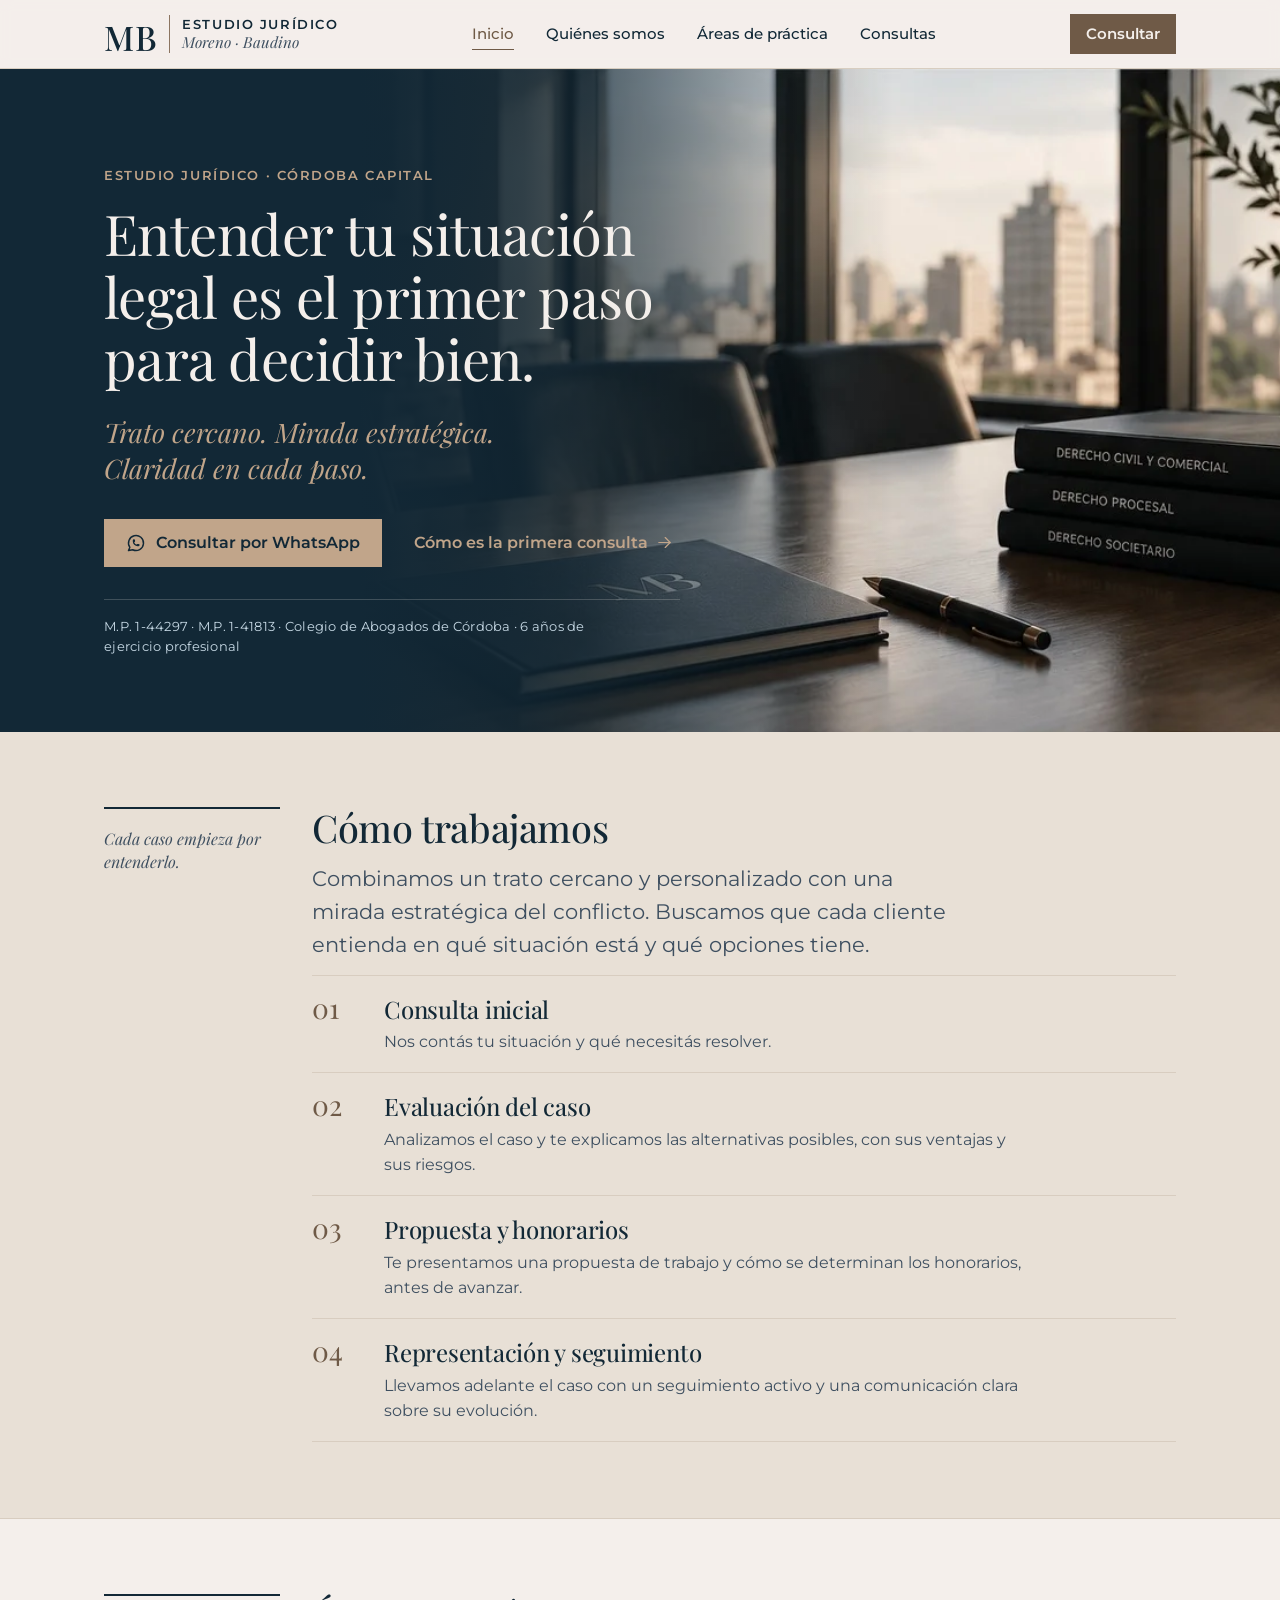
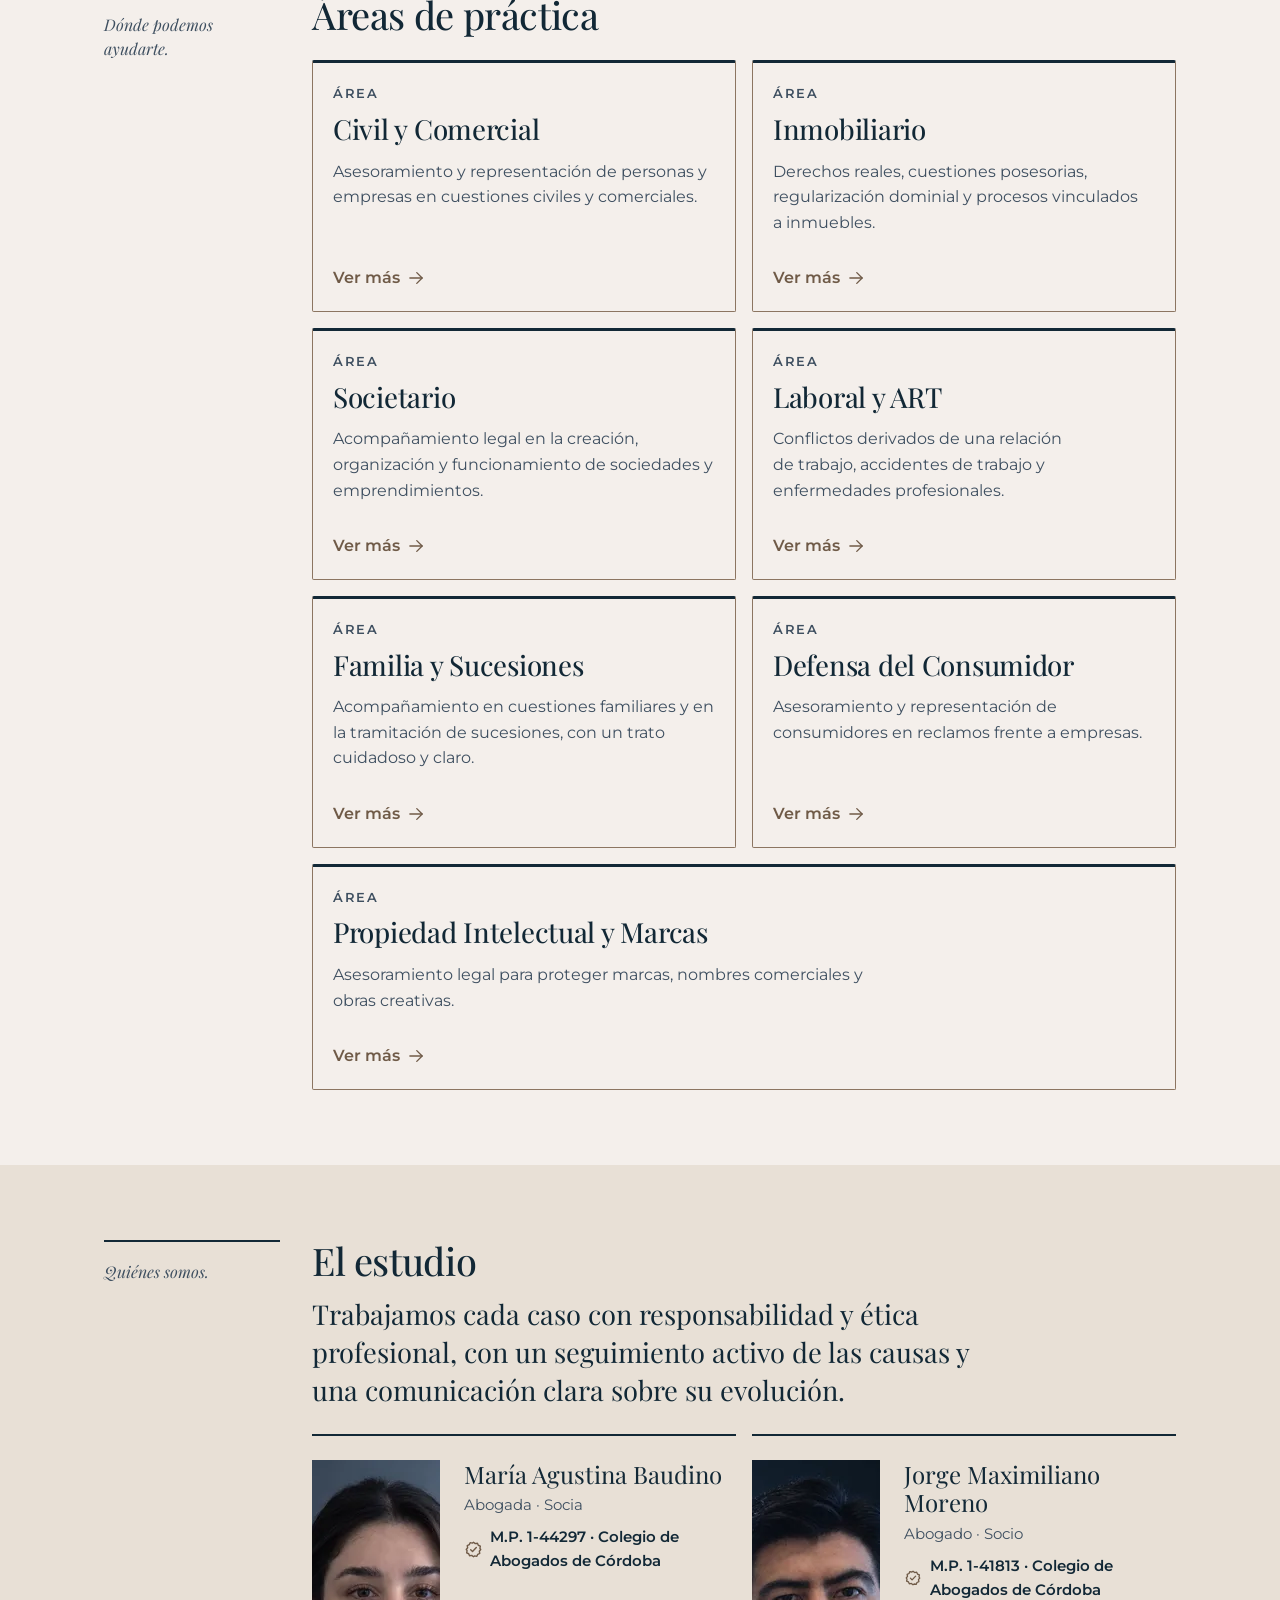
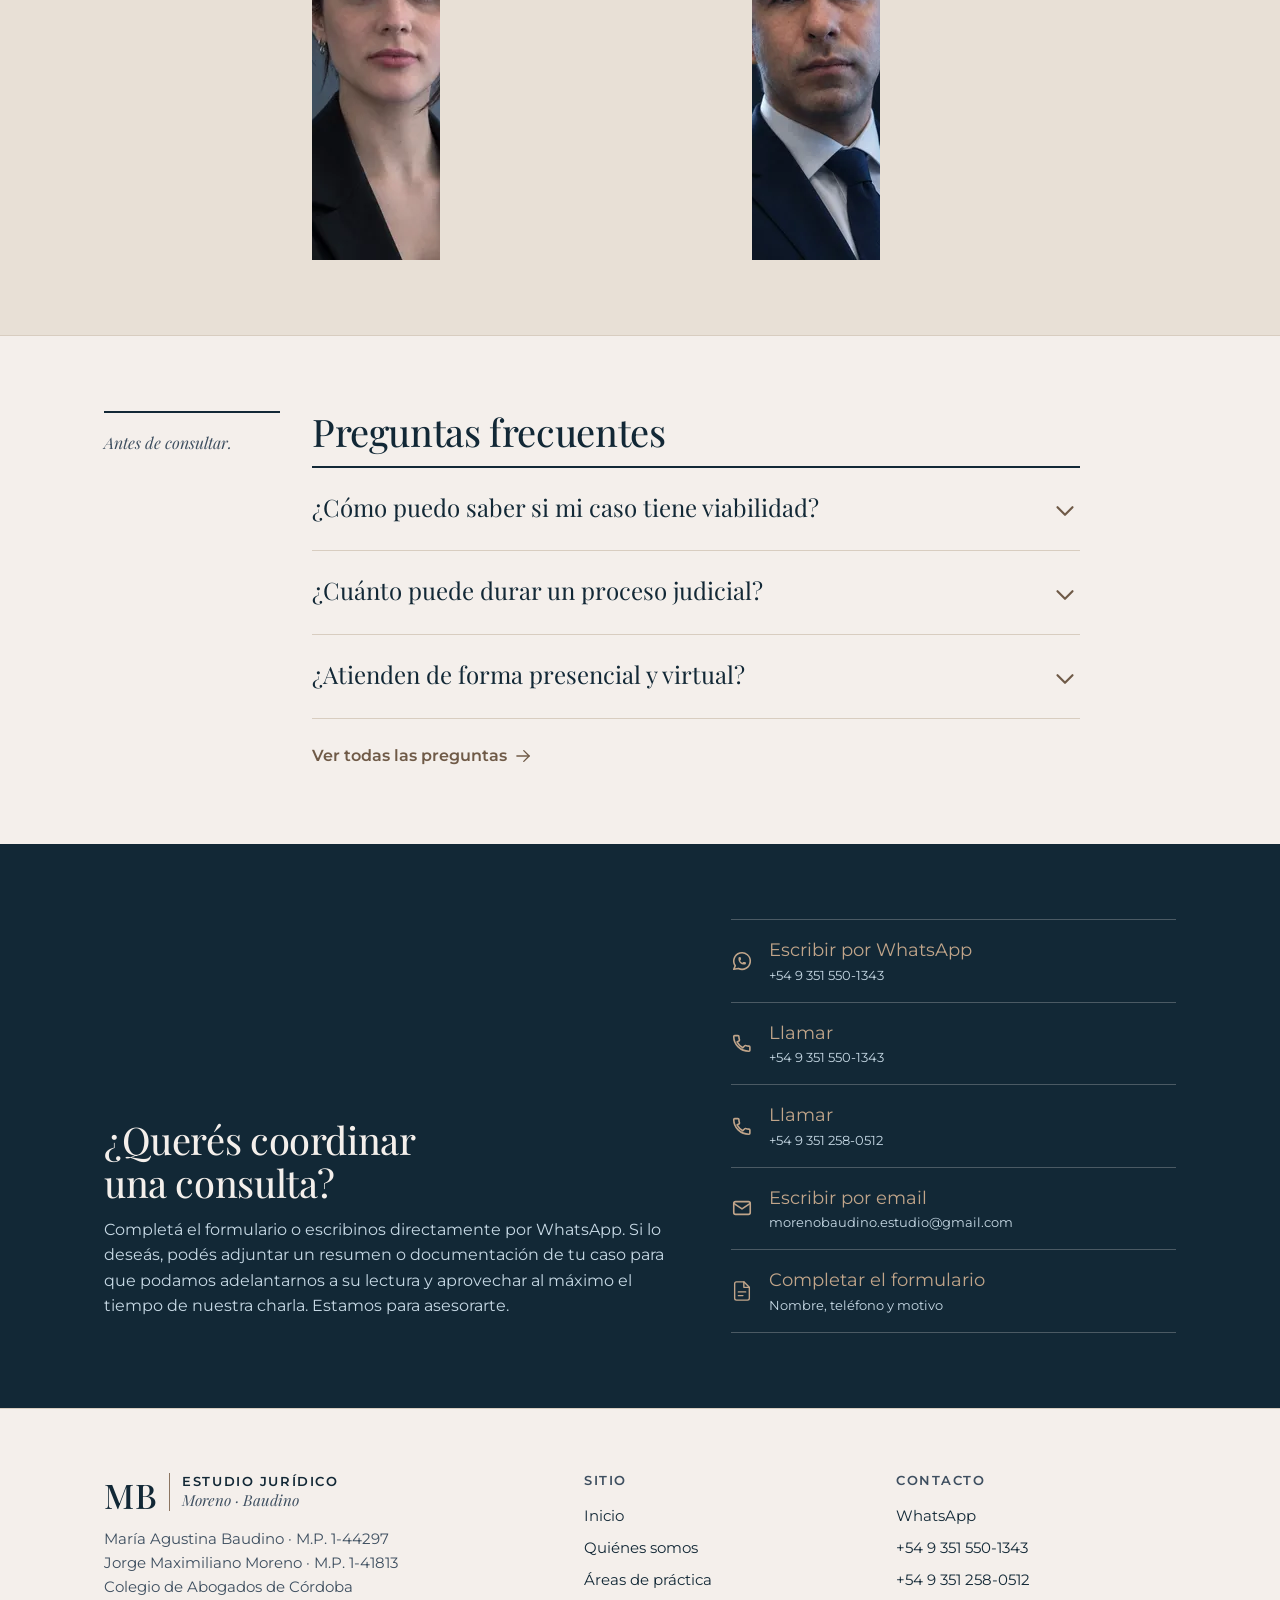
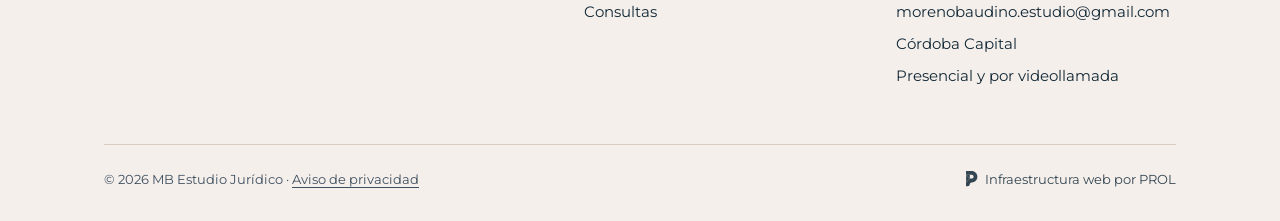
<file: index.html>
<!doctype html>
<html lang="es-AR" class="no-js">
<head>
  <meta charset="utf-8">
  <meta name="viewport" content="width=device-width, initial-scale=1">
  <title>MB Estudio Jurídico | Abogados en Córdoba Capital — Civil, Inmobiliario, Laboral y más</title>
  <meta name="description" content="Estudio jurídico en Córdoba Capital: Civil y Comercial, Inmobiliario, Societario, Laboral y ART, Familia, Consumidor y Marcas. Atención presencial y por videollamada.">
  <meta name="robots" content="index, follow">
  <link rel="canonical" href="https://dominio-pendiente.invalid/">
  <meta name="theme-color" content="#f4efeb">

  <meta property="og:type" content="website">
  <meta property="og:locale" content="es_AR">
  <meta property="og:site_name" content="MB Estudio Jurídico">
  <meta property="og:title" content="MB Estudio Jurídico | Abogados en Córdoba Capital — Civil, Inmobiliario, Laboral y más">
  <meta property="og:description" content="Estudio jurídico en Córdoba Capital: Civil y Comercial, Inmobiliario, Societario, Laboral y ART, Familia, Consumidor y Marcas. Atención presencial y por videollamada.">
  <meta property="og:url" content="https://dominio-pendiente.invalid/">
  <meta property="og:image" content="https://dominio-pendiente.invalid/assets/images/og-image.png">
  <meta property="og:image:width" content="1200">
  <meta property="og:image:height" content="630">
  <meta name="twitter:card" content="summary_large_image">

  <link rel="icon" href="favicon.svg" type="image/svg+xml">
  <link rel="icon" href="favicon.ico" sizes="32x32">
  <link rel="apple-touch-icon" href="assets/images/apple-touch-icon.png">
  <link rel="manifest" href="site.webmanifest">

  <link rel="preload" href="assets/fonts/montserrat-latin-wght-normal.woff2" as="font" type="font/woff2" crossorigin>
  <link rel="preload" href="assets/fonts/playfair-display-latin-wght-normal.woff2" as="font" type="font/woff2" crossorigin>
  <link rel="stylesheet" href="css/styles.css">
  <script>document.documentElement.classList.replace("no-js", "js");</script>
  <script src="js/main.js" defer></script>
  <script type="application/ld+json">
{
  "@context": "https://schema.org",
  "@type": "LegalService",
  "@id": "https://dominio-pendiente.invalid/#estudio",
  "name": "MB Estudio Jurídico",
  "alternateName": "Estudio Jurídico Moreno · Baudino",
  "url": "https://dominio-pendiente.invalid/",
  "telephone": [
    "+5493515501343",
    "+5493512580512"
  ],
  "email": "morenobaudino.estudio@gmail.com",
  "image": "https://dominio-pendiente.invalid/assets/images/og-image.png",
  "areaServed": {
    "@type": "City",
    "name": "Córdoba",
    "containedInPlace": {
      "@type": "State",
      "name": "Córdoba, Argentina"
    }
  },
  "knowsAbout": [
    "Derecho Civil y Comercial",
    "Derecho Inmobiliario",
    "Derechos reales",
    "Cuestiones posesorias",
    "Regularización dominial",
    "Derecho Societario",
    "Derecho Laboral y ART",
    "Derecho de Familia y Sucesiones",
    "Defensa del Consumidor",
    "Propiedad Intelectual y Marcas"
  ],
  "availableLanguage": "es",
  "employee": [
    {
      "@type": "Person",
      "name": "María Agustina Baudino",
      "jobTitle": "Abogada · Socia",
      "description": "M.P. 1-44297 — Colegio de Abogados de Córdoba"
    },
    {
      "@type": "Person",
      "name": "Jorge Maximiliano Moreno",
      "jobTitle": "Abogado · Socio",
      "description": "M.P. 1-41813 — Colegio de Abogados de Córdoba"
    }
  ]
}
  </script>
  <script type="application/ld+json">
{
  "@context": "https://schema.org",
  "@type": "WebSite",
  "name": "MB Estudio Jurídico",
  "url": "https://dominio-pendiente.invalid/",
  "inLanguage": "es-AR",
  "publisher": {
    "@id": "https://dominio-pendiente.invalid/#estudio"
  }
}
  </script>
</head>
<body>
  <a class="skip-link" href="#contenido">Saltar al contenido</a>

  <header class="site-header">
    <div class="container site-header__inner">
      <a class="brand" href="./" aria-label="MB Estudio Jurídico, inicio">
        <span class="brand__mark" aria-hidden="true">MB</span>
        <span class="brand__text" aria-hidden="true">
          <span class="brand__name">Estudio Jurídico</span>
          <span class="brand__sub">Moreno · Baudino</span>
        </span>
      </a>

      <nav class="site-nav" id="site-nav" aria-label="Principal">
        <ul class="site-nav__list">
          <li><a class="site-nav__link" href="./" aria-current="page">Inicio</a></li>
          <li><a class="site-nav__link" href="./#el-estudio">Quiénes somos</a></li>
          <li><a class="site-nav__link" href="areas-de-practica/">Áreas de práctica</a></li>
          <li><a class="site-nav__link" href="consultas/">Consultas</a></li>
        </ul>
      </nav>

      <div class="site-header__actions">
        <a class="btn btn--primary btn--small" href="https://wa.me/5493515501343?text=Hola%2C%20quisiera%20coordinar%20una%20consulta." target="_blank" rel="noopener">Consultar</a>
        <button class="nav-toggle" type="button" aria-expanded="false" aria-controls="site-nav">
          <span class="visually-hidden">Abrir menú</span>
          <span class="icon icon--menu ico ico-menu" aria-hidden="true"></span>
          <span class="icon icon--close ico ico-close" aria-hidden="true"></span>
        </button>
      </div>
    </div>
  </header>

  <main id="contenido">
    <section class="hero" aria-labelledby="hero-title">
      <div class="container hero__grid">
        <div>
          <p class="eyebrow">Estudio jurídico · Córdoba Capital</p>
          <h1 id="hero-title">Entender tu situación legal es el primer paso para decidir bien.</h1>
          <p class="hero__tagline">Trato cercano. Mirada estratégica. Claridad en cada paso.</p>
          <div class="hero__actions">
            <a class="btn btn--primary" href="https://wa.me/5493515501343?text=Hola%2C%20quisiera%20coordinar%20una%20consulta." target="_blank" rel="noopener"><span class="icon ico ico-whatsapp" aria-hidden="true"></span>Consultar por WhatsApp</a>
            <a class="link-arrow" href="consultas/">Cómo es la primera consulta<span class="icon ico ico-arrow-right" aria-hidden="true"></span></a>
          </div>
          <p class="hero__facts">M.P. 1-44297 · M.P. 1-41813 · Colegio de Abogados de Córdoba · 6 años de ejercicio profesional</p>
        </div>

        <figure class="hero__media">
          <picture>
            <source type="image/webp" srcset="assets/images/hero-office-640.webp 640w, assets/images/hero-office-976.webp 976w" sizes="(min-width: 56rem) 72vw, 100vw">
            <img src="assets/images/hero-office-976.jpg" alt="" width="976" height="575" fetchpriority="high" decoding="async">
          </picture>
        </figure>
      </div>
    </section>

    <section class="section section--alt" aria-labelledby="metodo-title">
      <div class="container doc">
        <div class="doc__margin">
          <p class="doc__note">Cada caso empieza por entenderlo.</p>
        </div>
        <div class="doc__body">
          <h2 id="metodo-title">Cómo trabajamos</h2>
          <p class="lead">Combinamos un trato cercano y personalizado con una mirada estratégica del conflicto. Buscamos que cada cliente entienda en qué situación está y qué opciones tiene.</p>
          <ol class="clauses">
            <li class="clause"><div><h3>Consulta inicial</h3><p>Nos contás tu situación y qué necesitás resolver.</p></div></li>
            <li class="clause"><div><h3>Evaluación del caso</h3><p>Analizamos el caso y te explicamos las alternativas posibles, con sus ventajas y sus riesgos.</p></div></li>
            <li class="clause"><div><h3>Propuesta y honorarios</h3><p>Te presentamos una propuesta de trabajo y cómo se determinan los honorarios, antes de avanzar.</p></div></li>
            <li class="clause"><div><h3>Representación y seguimiento</h3><p>Llevamos adelante el caso con un seguimiento activo y una comunicación clara sobre su evolución.</p></div></li>
          </ol>
        </div>
      </div>
    </section>

    <section class="section" aria-labelledby="areas-title">
      <div class="container doc">
        <div class="doc__margin">
          <p class="doc__note">Dónde podemos ayudarte.</p>
        </div>
        <div class="doc__body">
          <h2 id="areas-title">Áreas de práctica</h2>
          <div class="areas">
            <article class="area">
              <p class="area__label">Área</p>
              <h3>Civil y Comercial</h3>
              <p>Asesoramiento y representación de personas y empresas en cuestiones civiles y comerciales.</p>
              <a class="link-arrow" href="areas-de-practica/#civil-y-comercial">Ver más<span class="visually-hidden"> sobre Civil y Comercial</span><span class="icon ico ico-arrow-right" aria-hidden="true"></span></a>
            </article>
            <article class="area">
              <p class="area__label">Área</p>
              <h3>Inmobiliario</h3>
              <p>Derechos reales, cuestiones posesorias, regularización dominial y procesos vinculados a inmuebles.</p>
              <a class="link-arrow" href="areas-de-practica/#inmobiliario">Ver más<span class="visually-hidden"> sobre Inmobiliario</span><span class="icon ico ico-arrow-right" aria-hidden="true"></span></a>
            </article>
            <article class="area">
              <p class="area__label">Área</p>
              <h3>Societario</h3>
              <p>Acompañamiento legal en la creación, organización y funcionamiento de sociedades y emprendimientos.</p>
              <a class="link-arrow" href="areas-de-practica/#societario">Ver más<span class="visually-hidden"> sobre Societario</span><span class="icon ico ico-arrow-right" aria-hidden="true"></span></a>
            </article>
            <article class="area">
              <p class="area__label">Área</p>
              <h3>Laboral y ART</h3>
              <p>Conflictos derivados de una relación de trabajo, accidentes de trabajo y enfermedades profesionales.</p>
              <a class="link-arrow" href="areas-de-practica/#laboral-y-art">Ver más<span class="visually-hidden"> sobre Laboral y ART</span><span class="icon ico ico-arrow-right" aria-hidden="true"></span></a>
            </article>
            <article class="area">
              <p class="area__label">Área</p>
              <h3>Familia y Sucesiones</h3>
              <p>Acompañamiento en cuestiones familiares y en la tramitación de sucesiones, con un trato cuidadoso y claro.</p>
              <a class="link-arrow" href="areas-de-practica/#familia-y-sucesiones">Ver más<span class="visually-hidden"> sobre Familia y Sucesiones</span><span class="icon ico ico-arrow-right" aria-hidden="true"></span></a>
            </article>
            <article class="area">
              <p class="area__label">Área</p>
              <h3>Defensa del Consumidor</h3>
              <p>Asesoramiento y representación de consumidores en reclamos frente a empresas.</p>
              <a class="link-arrow" href="areas-de-practica/#defensa-del-consumidor">Ver más<span class="visually-hidden"> sobre Defensa del Consumidor</span><span class="icon ico ico-arrow-right" aria-hidden="true"></span></a>
            </article>
            <article class="area">
              <p class="area__label">Área</p>
              <h3>Propiedad Intelectual y Marcas</h3>
              <p>Asesoramiento legal para proteger marcas, nombres comerciales y obras creativas.</p>
              <a class="link-arrow" href="areas-de-practica/#propiedad-intelectual-y-marcas">Ver más<span class="visually-hidden"> sobre Propiedad Intelectual y Marcas</span><span class="icon ico ico-arrow-right" aria-hidden="true"></span></a>
            </article>
          </div>
        </div>
      </div>
    </section>

    <section class="section section--alt" id="el-estudio" aria-labelledby="estudio-title">
      <div class="container doc">
        <div class="doc__margin">
          <p class="doc__note">Quiénes somos.</p>
        </div>
        <div class="doc__body">
          <h2 id="estudio-title">El estudio</h2>
          <p class="firm-statement">Trabajamos cada caso con responsabilidad y ética profesional, con un seguimiento activo de las causas y una comunicación clara sobre su evolución.</p>
          <ul class="lawyers">
            <li class="lawyer">
              <picture>
                <source type="image/webp" srcset="assets/images/baudino-320.webp">
                <img class="lawyer__photo" src="assets/images/baudino-320.jpg" width="320" height="400" loading="lazy" decoding="async" alt="Retrato de María Agustina Baudino">
              </picture>
              <p class="lawyer__name">María Agustina Baudino</p>
              <p class="lawyer__role">Abogada · Socia</p>
              <p class="lawyer__reg"><span class="icon ico ico-verified" aria-hidden="true"></span>M.P. 1-44297 · Colegio de Abogados de Córdoba</p>
            </li>
            <li class="lawyer">
              <picture>
                <source type="image/webp" srcset="assets/images/moreno-320.webp">
                <img class="lawyer__photo" src="assets/images/moreno-320.jpg" width="320" height="400" loading="lazy" decoding="async" alt="Retrato de Jorge Maximiliano Moreno">
              </picture>
              <p class="lawyer__name">Jorge Maximiliano Moreno</p>
              <p class="lawyer__role">Abogado · Socio</p>
              <p class="lawyer__reg"><span class="icon ico ico-verified" aria-hidden="true"></span>M.P. 1-41813 · Colegio de Abogados de Córdoba</p>
            </li>
          </ul>
        </div>
      </div>
    </section>

    <section class="section" aria-labelledby="faq-title">
      <div class="container doc">
        <div class="doc__margin">
          <p class="doc__note">Antes de consultar.</p>
        </div>
        <div class="doc__body">
          <h2 id="faq-title">Preguntas frecuentes</h2>
        <div class="faq">
          <details class="faq__item">
            <summary>¿Cómo puedo saber si mi caso tiene viabilidad?<span class="icon ico ico-chevron-down" aria-hidden="true"></span></summary>
            <div class="faq__answer"><p>La viabilidad depende de los hechos, de la documentación disponible y de la normativa aplicable. Durante nuestra primera consulta analizamos tu situación en profundidad, evaluamos los riesgos y te explicamos qué alternativas existen y qué implica cada una. Si bien la ley prohíbe garantizar resultados, nuestro compromiso es brindarte un panorama realista y transparente para que decidas con total seguridad.</p></div>
          </details>
          <details class="faq__item">
            <summary>¿Cuánto puede durar un proceso judicial?<span class="icon ico ico-chevron-down" aria-hidden="true"></span></summary>
            <div class="faq__answer"><p>Los plazos varían según la materia, la complejidad del caso y el funcionamiento de cada fuero o tribunal, por lo que no es posible anticipar un plazo exacto de forma previa. Al evaluar tu caso te detallamos las etapas previsibles y te mantenemos en constante contacto con informes de cada novedad procesal.</p></div>
          </details>
          <details class="faq__item">
            <summary>¿Atienden de forma presencial y virtual?<span class="icon ico ico-chevron-down" aria-hidden="true"></span></summary>
            <div class="faq__answer"><p>Sí, nos adaptamos a tus necesidades. Brindamos asesoramiento presencial en nuestras oficinas de Córdoba Capital y también consultas virtuales mediante videollamada. La modalidad se coordina de forma simple al solicitar el turno.</p></div>
          </details>
        </div>
          <p class="mt-3"><a class="link-arrow" href="consultas/#preguntas">Ver todas las preguntas<span class="icon ico ico-arrow-right" aria-hidden="true"></span></a></p>
        </div>
      </div>
    </section>

    <section class="band" aria-labelledby="band-title">
      <div class="container band__grid">
        <div>
          <h2 id="band-title">¿Querés coordinar una consulta?</h2>
          <p>Completá el formulario o escribinos directamente por WhatsApp. Si lo deseás, podés adjuntar un resumen o documentación de tu caso para que podamos adelantarnos a su lectura y aprovechar al máximo el tiempo de nuestra charla. Estamos para asesorarte.</p>
        </div>
        <ul class="channels">
          <li><a href="https://wa.me/5493515501343?text=Hola%2C%20quisiera%20coordinar%20una%20consulta." target="_blank" rel="noopener"><span class="icon ico ico-whatsapp" aria-hidden="true"></span><span>Escribir por WhatsApp<small>+54 9 351 550-1343</small></span></a></li>
          <li><a href="tel:+5493515501343"><span class="icon ico ico-phone" aria-hidden="true"></span><span>Llamar<small>+54 9 351 550-1343</small></span></a></li>
          <li><a href="tel:+5493512580512"><span class="icon ico ico-phone" aria-hidden="true"></span><span>Llamar<small>+54 9 351 258-0512</small></span></a></li>
          <li><a href="mailto:morenobaudino.estudio@gmail.com"><span class="icon ico ico-email" aria-hidden="true"></span><span>Escribir por email<small>morenobaudino.estudio@gmail.com</small></span></a></li>
          <li><a href="consultas/#formulario"><span class="icon ico ico-document" aria-hidden="true"></span><span>Completar el formulario<small>Nombre, teléfono y motivo</small></span></a></li>
        </ul>
      </div>
    </section>
  </main>

  <footer class="site-footer">
    <div class="container">
      <div class="site-footer__grid">
        <div>
          <a class="brand" href="./" aria-label="MB Estudio Jurídico, inicio">
            <span class="brand__mark" aria-hidden="true">MB</span>
            <span class="brand__text" aria-hidden="true">
              <span class="brand__name">Estudio Jurídico</span>
              <span class="brand__sub">Moreno · Baudino</span>
            </span>
          </a>
          <p>María Agustina Baudino · M.P. 1-44297<br>Jorge Maximiliano Moreno · M.P. 1-41813<br>Colegio de Abogados de Córdoba</p>
        </div>
        <div>
          <h2>Sitio</h2>
          <ul>
            <li><a href="./">Inicio</a></li>
            <li><a href="./#el-estudio">Quiénes somos</a></li>
            <li><a href="areas-de-practica/">Áreas de práctica</a></li>
            <li><a href="consultas/">Consultas</a></li>
          </ul>
        </div>
        <div>
          <h2>Contacto</h2>
          <ul>
            <li><a href="https://wa.me/5493515501343?text=Hola%2C%20quisiera%20coordinar%20una%20consulta." target="_blank" rel="noopener">WhatsApp</a></li>
            <li><a href="tel:+5493515501343">+54 9 351 550-1343</a></li>
            <li><a href="tel:+5493512580512">+54 9 351 258-0512</a></li>
            <li><a href="mailto:morenobaudino.estudio@gmail.com">morenobaudino.estudio@gmail.com</a></li>
            <li>Córdoba Capital</li>
            <li>Presencial y por videollamada</li>
          </ul>
        </div>
      </div>
      <div class="site-footer__legal">
        <p>© 2026 MB Estudio Jurídico · <a href="privacidad/">Aviso de privacidad</a></p>
        <!-- PROL signature: official isotipo (Admins/Brand Assets) + production credit -->
        <a class="prol-signature" href="https://prolstudio.com" target="_blank" rel="noopener">
          <svg class="prol-signature__mark" viewBox="40 40 300 400" aria-hidden="true" focusable="false"><path d="M140 140V240L44 138L140 140Z"/><path d="M44 138L140 240L44 336V138Z"/><path d="M180 40C180.699 40 181.381 40.0715 182.04 40.208C184.676 40.0702 187.33 40 190 40C272.843 40 340 107.157 340 190C340 272.843 272.843 340 190 340C162.602 340 140.35 362.037 140.004 389.354L139.996 390.646C139.65 417.963 117.398 440 90 440H50C44.4772 440 40 435.523 40 430V340L140 240H190C217.614 240 240 217.614 240 190C240 162.386 217.614 140 190 140H48.5361C48.5483 139.966 48.5601 139.931 48.5723 139.896C43.7259 139.204 40 135.038 40 130V50C40 44.4772 44.4772 40 50 40H180Z"/></svg>
          <span>Infraestructura web por PROL</span>
        </a>
      </div>
    </div>
  </footer>
</body>
</html>
</file>
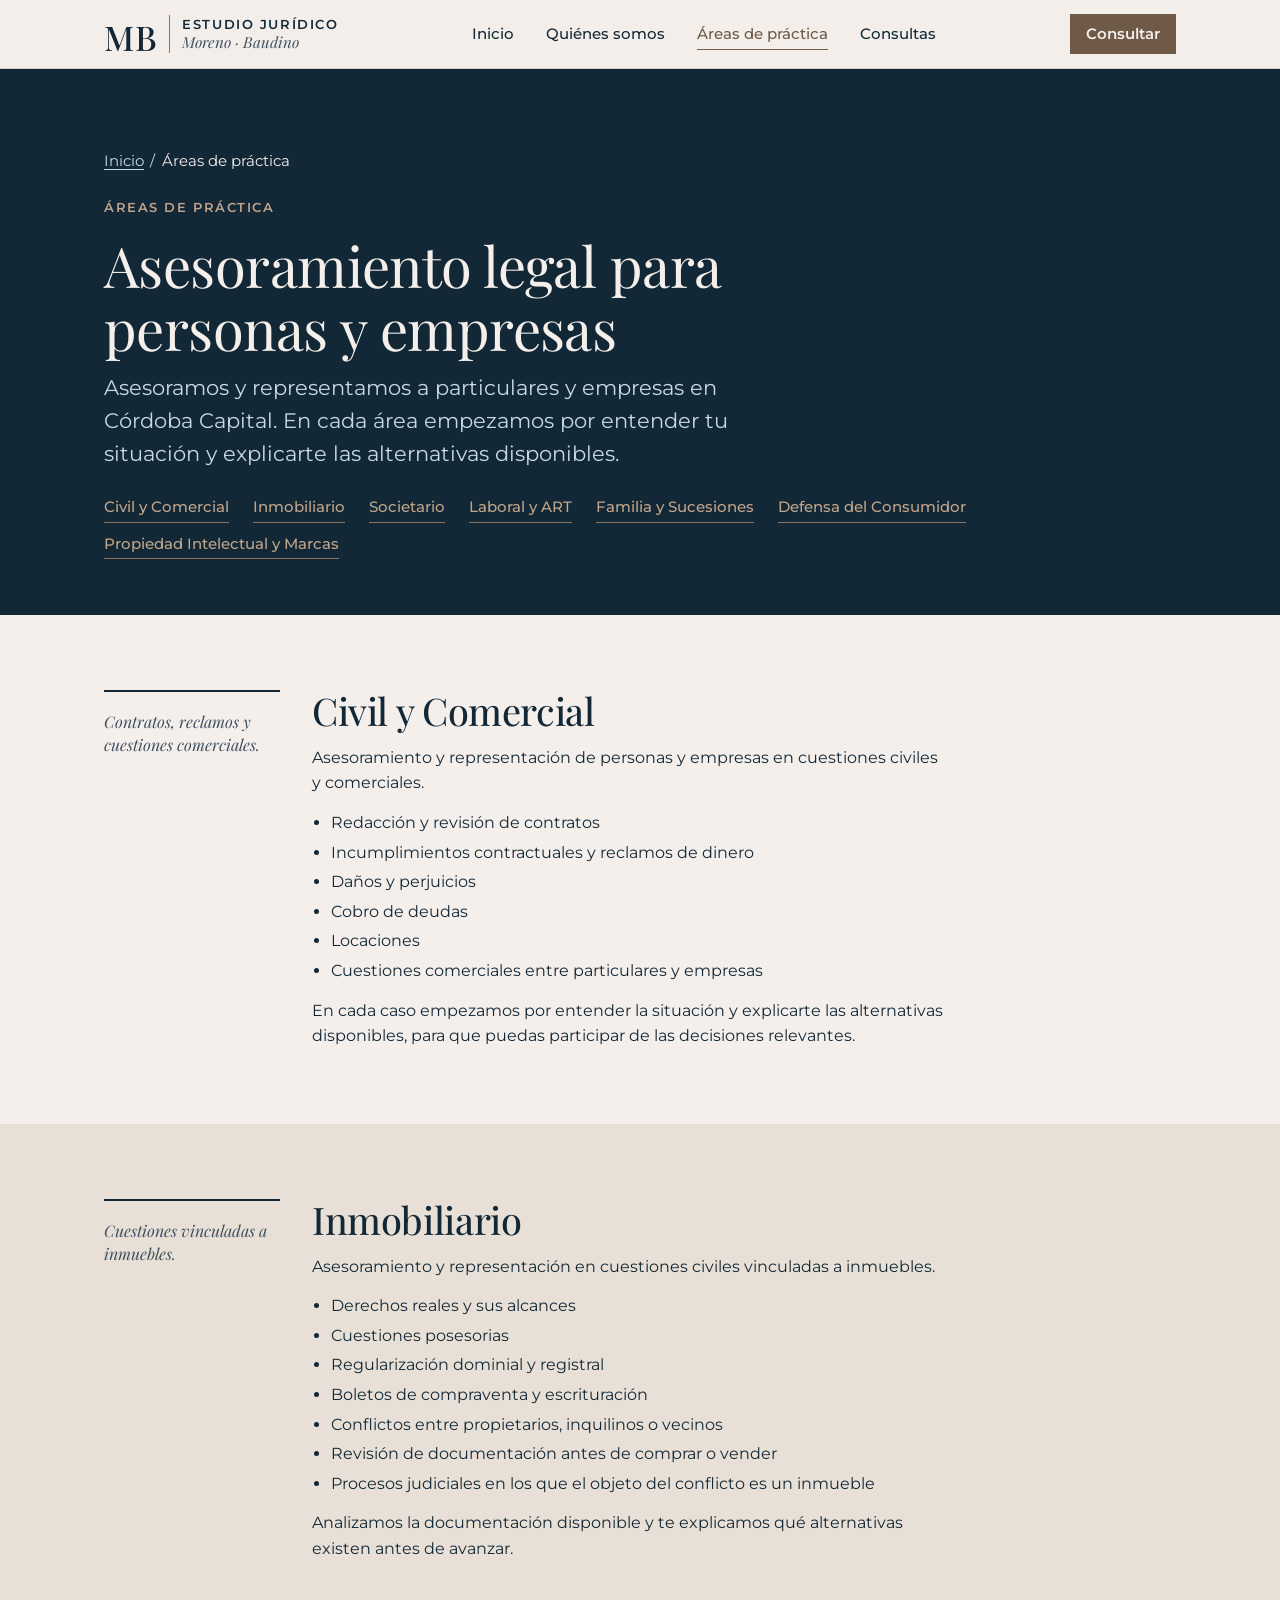
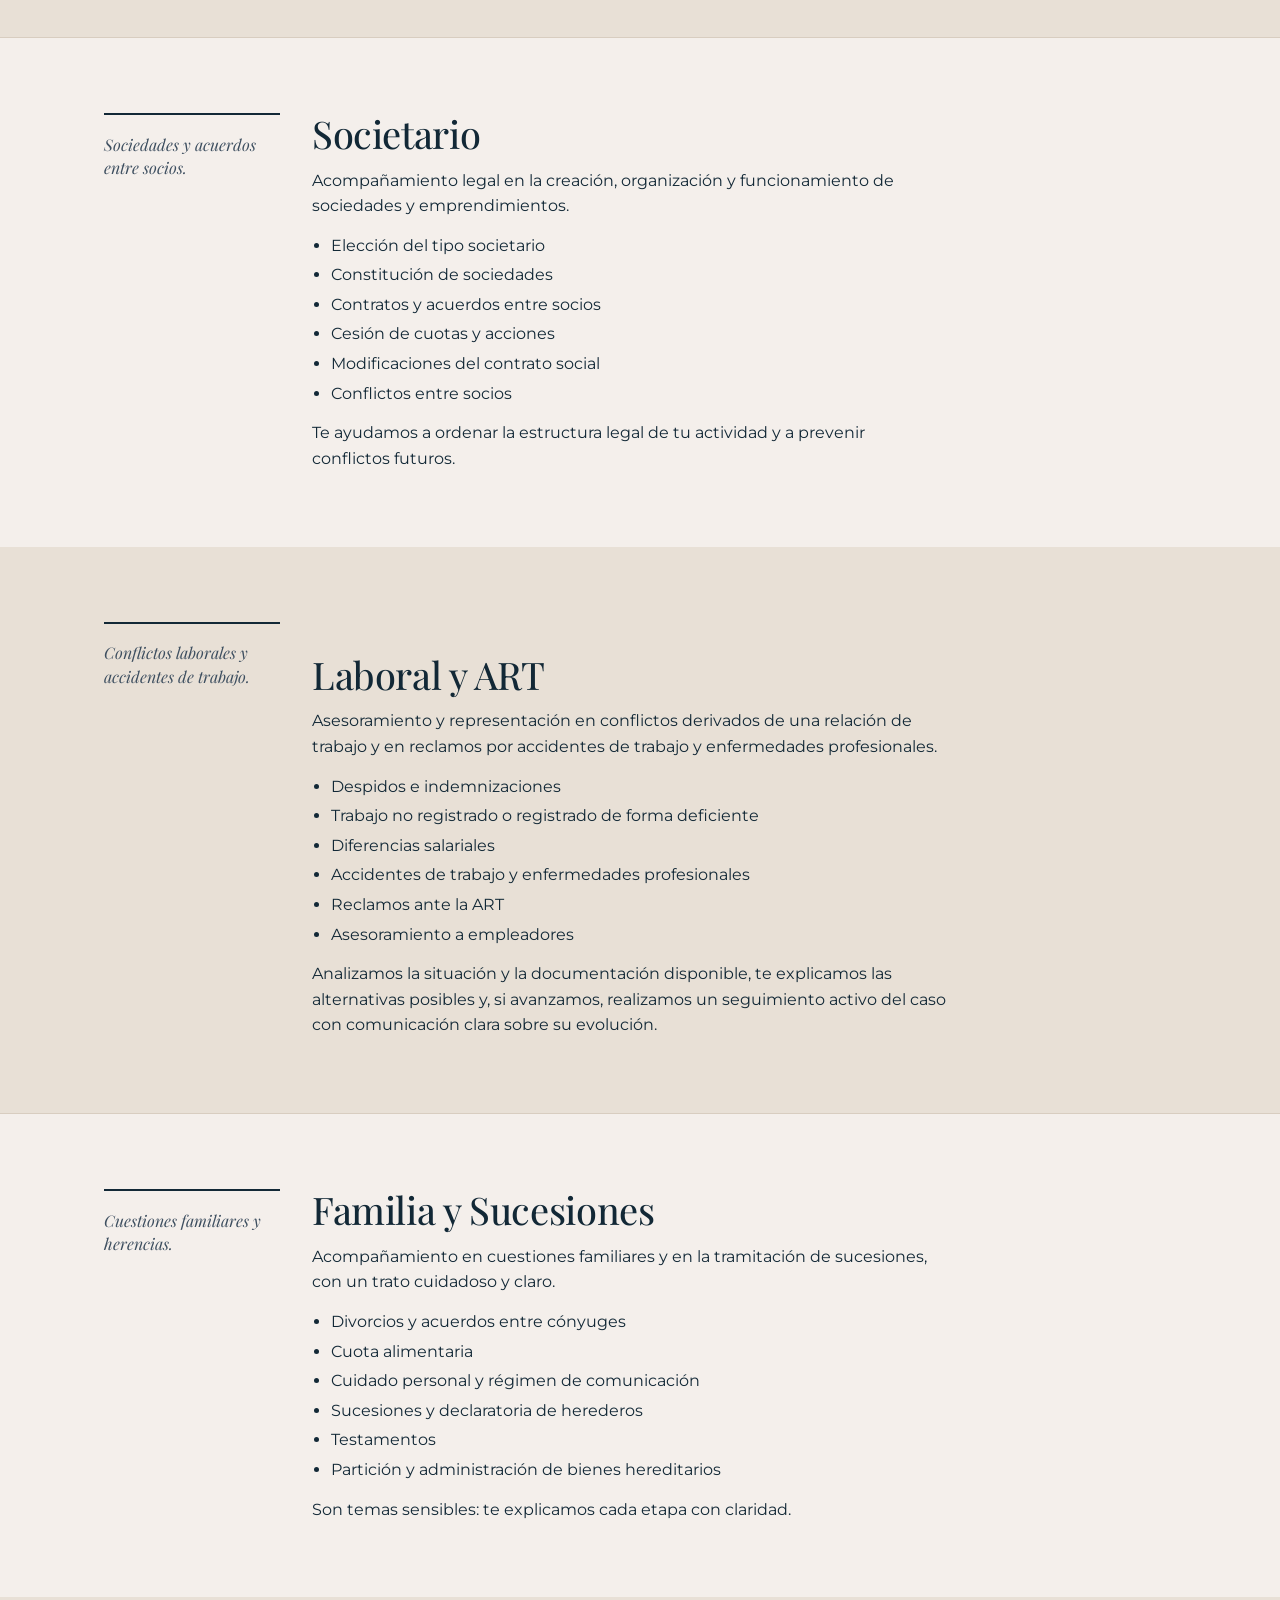
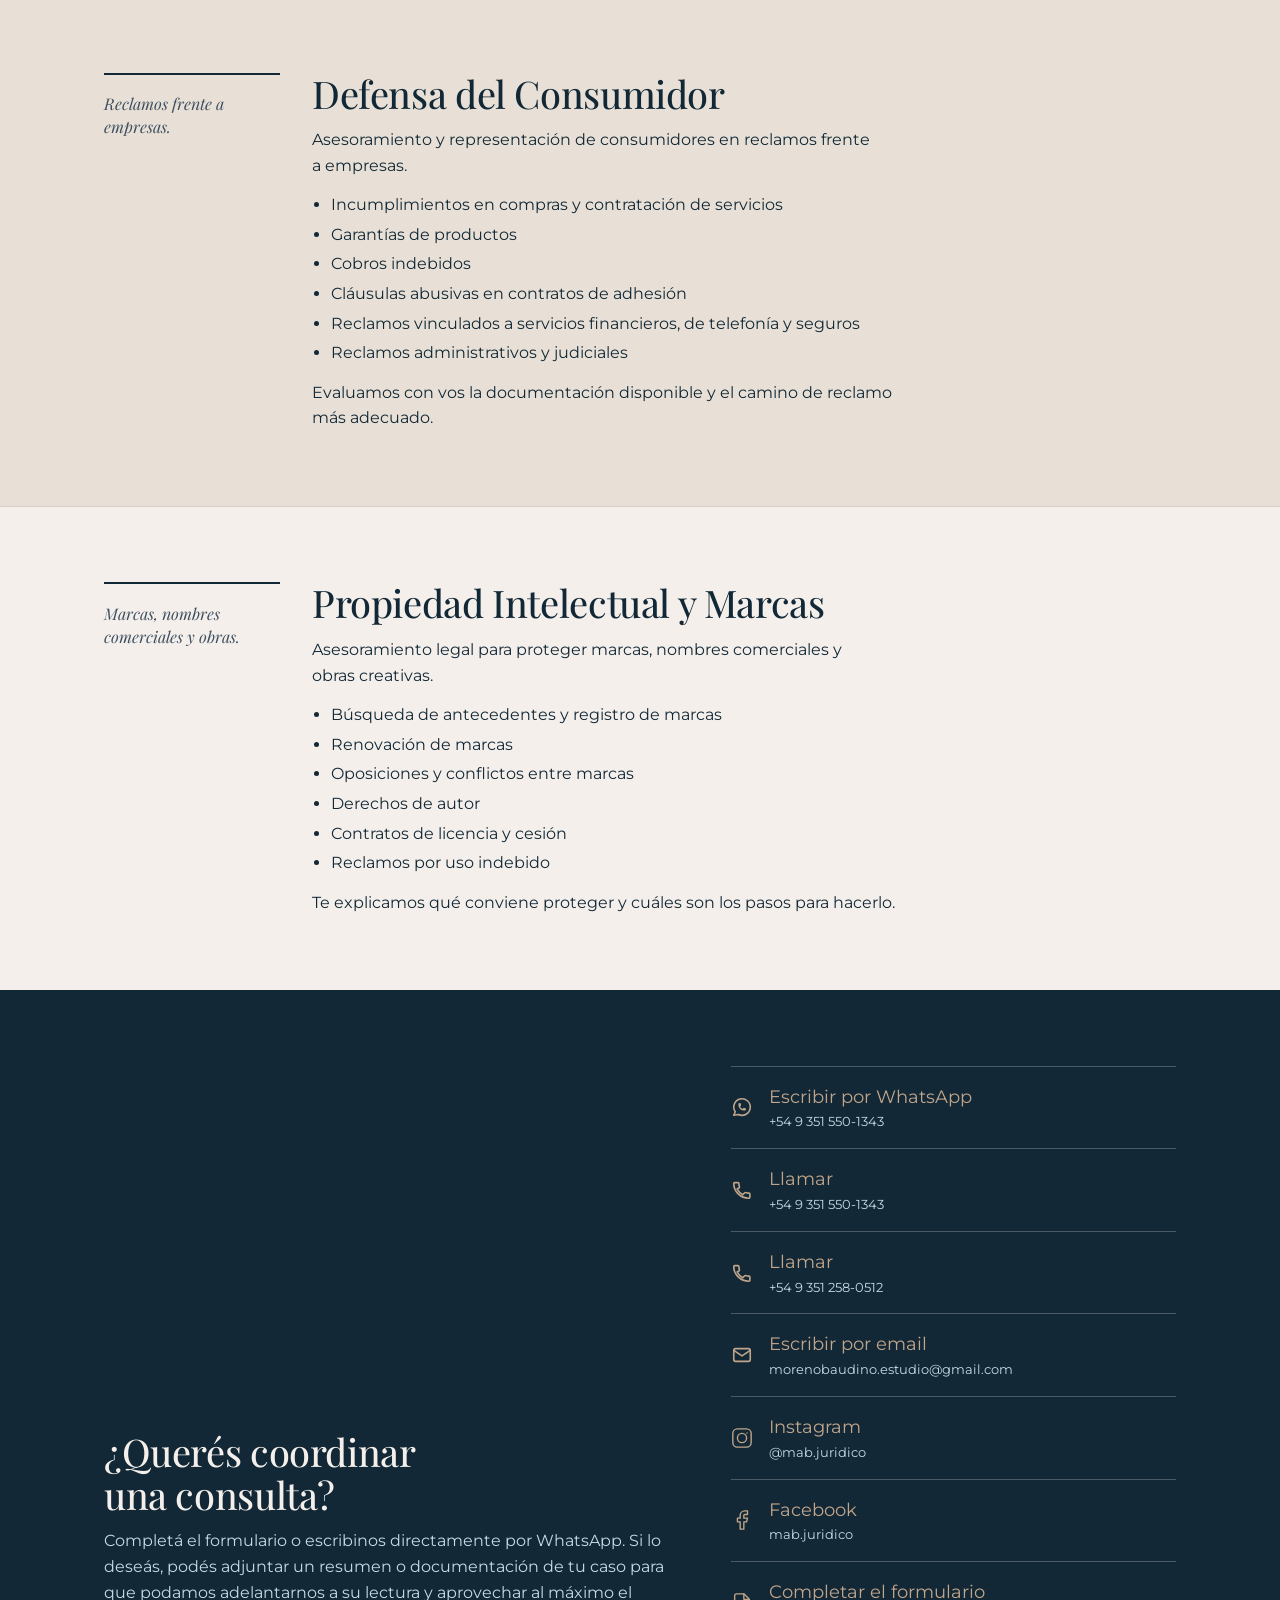
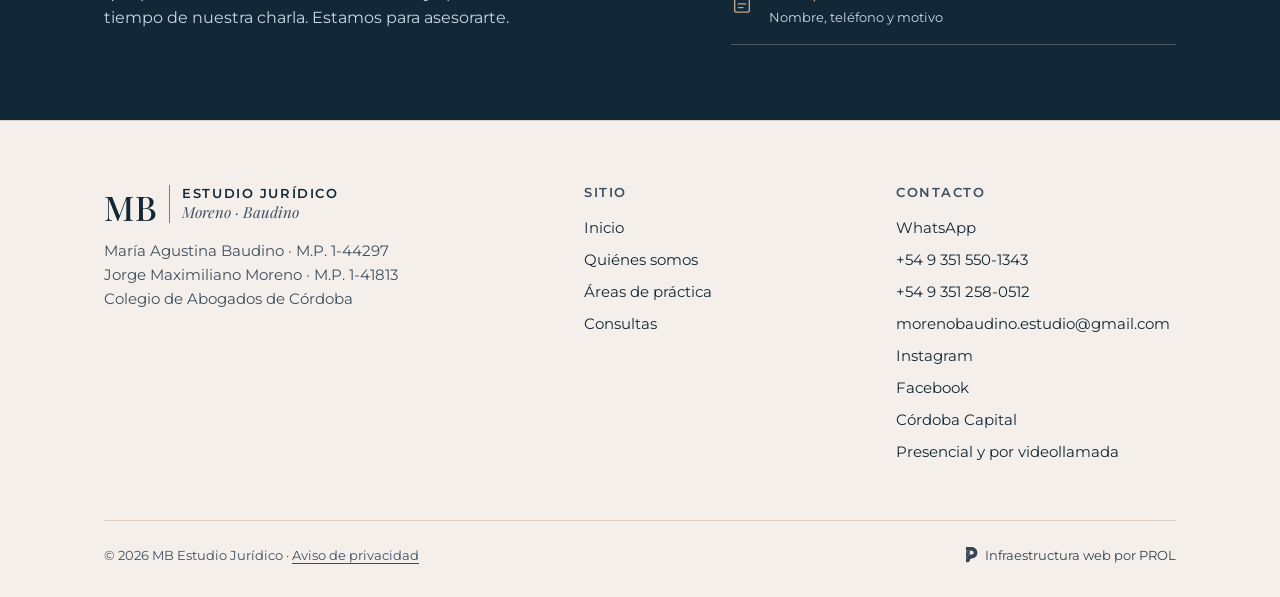
<file: areas-de-practica/index.html>
<!doctype html>
<html lang="es-AR" class="no-js">
<head>
  <meta charset="utf-8">
  <meta name="viewport" content="width=device-width, initial-scale=1">
  <title>Áreas de práctica: Civil, Inmobiliario, Laboral y más | MB Estudio Jurídico</title>
  <meta name="description" content="Áreas de práctica en Córdoba Capital: Civil y Comercial, Inmobiliario, Societario, Laboral y ART, Familia, Consumidor y Marcas. Presencial y por videollamada.">
  <meta name="robots" content="index, follow">
  <link rel="canonical" href="https://dominio-pendiente.invalid/areas-de-practica/">
  <meta name="theme-color" content="#f4efeb">

  <meta property="og:type" content="website">
  <meta property="og:locale" content="es_AR">
  <meta property="og:site_name" content="MB Estudio Jurídico">
  <meta property="og:title" content="Áreas de práctica: Civil, Inmobiliario, Laboral y más | MB Estudio Jurídico">
  <meta property="og:description" content="Áreas de práctica en Córdoba Capital: Civil y Comercial, Inmobiliario, Societario, Laboral y ART, Familia, Consumidor y Marcas. Presencial y por videollamada.">
  <meta property="og:url" content="https://dominio-pendiente.invalid/areas-de-practica/">
  <meta property="og:image" content="https://dominio-pendiente.invalid/assets/images/og-image.png">
  <meta property="og:image:width" content="1200">
  <meta property="og:image:height" content="630">
  <meta name="twitter:card" content="summary_large_image">

  <link rel="icon" href="../favicon.svg" type="image/svg+xml">
  <link rel="icon" href="../favicon.ico" sizes="32x32">
  <link rel="apple-touch-icon" href="../assets/images/apple-touch-icon.png">
  <link rel="manifest" href="../site.webmanifest">

  <link rel="preload" href="../assets/fonts/montserrat-latin-wght-normal.woff2" as="font" type="font/woff2" crossorigin>
  <link rel="preload" href="../assets/fonts/playfair-display-latin-wght-normal.woff2" as="font" type="font/woff2" crossorigin>
  <link rel="stylesheet" href="../css/styles.css">
  <script>document.documentElement.classList.replace("no-js", "js");</script>
  <script src="../js/main.js" defer></script>
  <script type="application/ld+json">
{
  "@context": "https://schema.org",
  "@type": "BreadcrumbList",
  "itemListElement": [
    {
      "@type": "ListItem",
      "position": 1,
      "name": "Inicio",
      "item": "https://dominio-pendiente.invalid/"
    },
    {
      "@type": "ListItem",
      "position": 2,
      "name": "Áreas de práctica",
      "item": "https://dominio-pendiente.invalid/areas-de-practica/"
    }
  ]
}
  </script>
</head>
<body>
  <a class="skip-link" href="#contenido">Saltar al contenido</a>

  <header class="site-header">
    <div class="container site-header__inner">
      <a class="brand" href="../" aria-label="MB Estudio Jurídico, inicio">
        <span class="brand__mark" aria-hidden="true">MB</span>
        <span class="brand__text" aria-hidden="true">
          <span class="brand__name">Estudio Jurídico</span>
          <span class="brand__sub">Moreno · Baudino</span>
        </span>
      </a>

      <nav class="site-nav" id="site-nav" aria-label="Principal">
        <ul class="site-nav__list">
          <li><a class="site-nav__link" href="../">Inicio</a></li>
          <li><a class="site-nav__link" href="../#el-estudio">Quiénes somos</a></li>
          <li><a class="site-nav__link" href="../areas-de-practica/" aria-current="page">Áreas de práctica</a></li>
          <li><a class="site-nav__link" href="../consultas/">Consultas</a></li>
        </ul>
      </nav>

      <div class="site-header__actions">
        <a class="btn btn--primary btn--small" href="https://wa.me/5493515501343?text=Hola%2C%20quisiera%20coordinar%20una%20consulta." target="_blank" rel="noopener">Consultar</a>
        <button class="nav-toggle" type="button" aria-expanded="false" aria-controls="site-nav">
          <span class="visually-hidden">Abrir menú</span>
          <span class="icon icon--menu ico ico-menu" aria-hidden="true"></span>
          <span class="icon icon--close ico ico-close" aria-hidden="true"></span>
        </button>
      </div>
    </div>
  </header>

  <main id="contenido">
    <section class="page-hero">
      <div class="container">
        <nav class="breadcrumb" aria-label="Ruta de navegación">
          <ol>
            <li><a href="../">Inicio</a></li>
            <li><span aria-current="page">Áreas de práctica</span></li>
          </ol>
        </nav>
        <p class="eyebrow">Áreas de práctica</p>
        <h1>Asesoramiento legal para personas y empresas</h1>
        <p class="lead">Asesoramos y representamos a particulares y empresas en Córdoba Capital. En cada área empezamos por entender tu situación y explicarte las alternativas disponibles.</p>
        <nav aria-label="Áreas de práctica">
          <ul class="area-index">
            <li><a href="#civil-y-comercial">Civil y Comercial</a></li>
            <li><a href="#inmobiliario">Inmobiliario</a></li>
            <li><a href="#societario">Societario</a></li>
            <li><a href="#laboral-y-art">Laboral y ART</a></li>
            <li><a href="#familia-y-sucesiones">Familia y Sucesiones</a></li>
            <li><a href="#defensa-del-consumidor">Defensa del Consumidor</a></li>
            <li><a href="#propiedad-intelectual-y-marcas">Propiedad Intelectual y Marcas</a></li>
          </ul>
        </nav>
      </div>
    </section>

    <section class="section" id="civil-y-comercial" aria-labelledby="civil-title">
      <div class="container doc">
        <div class="doc__margin">
          <p class="doc__note">Contratos, reclamos y cuestiones comerciales.</p>
        </div>
        <div class="doc__body prose">
          <h2 id="civil-title">Civil y Comercial</h2>
          <p>Asesoramiento y representación de personas y empresas en cuestiones civiles y comerciales.</p>
          <ul>
            <li>Redacción y revisión de contratos</li>
            <li>Incumplimientos contractuales y reclamos de dinero</li>
            <li>Daños y perjuicios</li>
            <li>Cobro de deudas</li>
            <li>Locaciones</li>
            <li>Cuestiones comerciales entre particulares y empresas</li>
          </ul>
          <p>En cada caso empezamos por entender la situación y explicarte las alternativas disponibles, para que puedas participar de las decisiones relevantes.</p>
        </div>
      </div>
    </section>

    <section class="section section--alt" id="inmobiliario" aria-labelledby="inmo-title">
      <div class="container doc">
        <div class="doc__margin">
          <p class="doc__note">Cuestiones vinculadas a inmuebles.</p>
        </div>
        <div class="doc__body prose">
          <h2 id="inmo-title">Inmobiliario</h2>
          <p>Asesoramiento y representación en cuestiones civiles vinculadas a inmuebles.</p>
          <ul>
            <li>Derechos reales y sus alcances</li>
            <li>Cuestiones posesorias</li>
            <li>Regularización dominial y registral</li>
            <li>Boletos de compraventa y escrituración</li>
            <li>Conflictos entre propietarios, inquilinos o vecinos</li>
            <li>Revisión de documentación antes de comprar o vender</li>
            <li>Procesos judiciales en los que el objeto del conflicto es un inmueble</li>
          </ul>
          <p>Analizamos la documentación disponible y te explicamos qué alternativas existen antes de avanzar.</p>
        </div>
      </div>
    </section>

    <section class="section" id="societario" aria-labelledby="soc-title">
      <div class="container doc">
        <div class="doc__margin">
          <p class="doc__note">Sociedades y acuerdos entre socios.</p>
        </div>
        <div class="doc__body prose">
          <h2 id="soc-title">Societario</h2>
          <p>Acompañamiento legal en la creación, organización y funcionamiento de sociedades y emprendimientos.</p>
          <ul>
            <li>Elección del tipo societario</li>
            <li>Constitución de sociedades</li>
            <li>Contratos y acuerdos entre socios</li>
            <li>Cesión de cuotas y acciones</li>
            <li>Modificaciones del contrato social</li>
            <li>Conflictos entre socios</li>
          </ul>
          <p>Te ayudamos a ordenar la estructura legal de tu actividad y a prevenir conflictos futuros.</p>
        </div>
      </div>
    </section>

    <section class="section section--alt" id="laboral-y-art" aria-labelledby="laboral-title">
      <div class="container doc">
        <div class="doc__margin">
          <p class="doc__note">Conflictos laborales y accidentes de trabajo.</p>
        </div>
        <div class="doc__body prose">
          <span id="laboral"></span><h2 id="laboral-title">Laboral y ART</h2>
          <p>Asesoramiento y representación en conflictos derivados de una relación de trabajo y en reclamos por accidentes de trabajo y enfermedades profesionales.</p>
          <ul>
            <li>Despidos e indemnizaciones</li>
            <li>Trabajo no registrado o registrado de forma deficiente</li>
            <li>Diferencias salariales</li>
            <li>Accidentes de trabajo y enfermedades profesionales</li>
            <li>Reclamos ante la ART</li>
            <li>Asesoramiento a empleadores</li>
          </ul>
          <p>Analizamos la situación y la documentación disponible, te explicamos las alternativas posibles y, si avanzamos, realizamos un seguimiento activo del caso con comunicación clara sobre su evolución.</p>
        </div>
      </div>
    </section>

    <section class="section" id="familia-y-sucesiones" aria-labelledby="familia-title">
      <div class="container doc">
        <div class="doc__margin">
          <p class="doc__note">Cuestiones familiares y herencias.</p>
        </div>
        <div class="doc__body prose">
          <h2 id="familia-title">Familia y Sucesiones</h2>
          <p>Acompañamiento en cuestiones familiares y en la tramitación de sucesiones, con un trato cuidadoso y claro.</p>
          <ul>
            <li>Divorcios y acuerdos entre cónyuges</li>
            <li>Cuota alimentaria</li>
            <li>Cuidado personal y régimen de comunicación</li>
            <li>Sucesiones y declaratoria de herederos</li>
            <li>Testamentos</li>
            <li>Partición y administración de bienes hereditarios</li>
          </ul>
          <p>Son temas sensibles: te explicamos cada etapa con claridad.</p>
        </div>
      </div>
    </section>

    <section class="section section--alt" id="defensa-del-consumidor" aria-labelledby="consumidor-title">
      <div class="container doc">
        <div class="doc__margin">
          <p class="doc__note">Reclamos frente a empresas.</p>
        </div>
        <div class="doc__body prose">
          <h2 id="consumidor-title">Defensa del Consumidor</h2>
          <p>Asesoramiento y representación de consumidores en reclamos frente a empresas.</p>
          <ul>
            <li>Incumplimientos en compras y contratación de servicios</li>
            <li>Garantías de productos</li>
            <li>Cobros indebidos</li>
            <li>Cláusulas abusivas en contratos de adhesión</li>
            <li>Reclamos vinculados a servicios financieros, de telefonía y seguros</li>
            <li>Reclamos administrativos y judiciales</li>
          </ul>
          <p>Evaluamos con vos la documentación disponible y el camino de reclamo más adecuado.</p>
        </div>
      </div>
    </section>

    <section class="section" id="propiedad-intelectual-y-marcas" aria-labelledby="pi-title">
      <div class="container doc">
        <div class="doc__margin">
          <p class="doc__note">Marcas, nombres comerciales y obras.</p>
        </div>
        <div class="doc__body prose">
          <h2 id="pi-title">Propiedad Intelectual y Marcas</h2>
          <p>Asesoramiento legal para proteger marcas, nombres comerciales y obras creativas.</p>
          <ul>
            <li>Búsqueda de antecedentes y registro de marcas</li>
            <li>Renovación de marcas</li>
            <li>Oposiciones y conflictos entre marcas</li>
            <li>Derechos de autor</li>
            <li>Contratos de licencia y cesión</li>
            <li>Reclamos por uso indebido</li>
          </ul>
          <p>Te explicamos qué conviene proteger y cuáles son los pasos para hacerlo.</p>
        </div>
      </div>
    </section>

    <section class="band" aria-labelledby="band-title">
      <div class="container band__grid">
        <div>
          <h2 id="band-title">¿Querés coordinar una consulta?</h2>
          <p>Completá el formulario o escribinos directamente por WhatsApp. Si lo deseás, podés adjuntar un resumen o documentación de tu caso para que podamos adelantarnos a su lectura y aprovechar al máximo el tiempo de nuestra charla. Estamos para asesorarte.</p>
        </div>
        <ul class="channels">
          <li><a href="https://wa.me/5493515501343?text=Hola%2C%20quisiera%20coordinar%20una%20consulta." target="_blank" rel="noopener"><span class="icon ico ico-whatsapp" aria-hidden="true"></span><span>Escribir por WhatsApp<small>+54 9 351 550-1343</small></span></a></li>
          <li><a href="tel:+5493515501343"><span class="icon ico ico-phone" aria-hidden="true"></span><span>Llamar<small>+54 9 351 550-1343</small></span></a></li>
          <li><a href="tel:+5493512580512"><span class="icon ico ico-phone" aria-hidden="true"></span><span>Llamar<small>+54 9 351 258-0512</small></span></a></li>
          <li><a href="mailto:morenobaudino.estudio@gmail.com"><span class="icon ico ico-email" aria-hidden="true"></span><span>Escribir por email<small>morenobaudino.estudio@gmail.com</small></span></a></li>
          <li><a href="https://www.instagram.com/mab.juridico/" target="_blank" rel="noopener"><span class="icon ico ico-instagram" aria-hidden="true"></span><span>Instagram<small>@mab.juridico</small></span></a></li>
          <li><a href="https://www.facebook.com/mab.juridico" target="_blank" rel="noopener"><span class="icon ico ico-facebook" aria-hidden="true"></span><span>Facebook<small>mab.juridico</small></span></a></li>
          <li><a href="../consultas/#formulario"><span class="icon ico ico-document" aria-hidden="true"></span><span>Completar el formulario<small>Nombre, teléfono y motivo</small></span></a></li>
        </ul>
      </div>
    </section>
  </main>

  <footer class="site-footer">
    <div class="container">
      <div class="site-footer__grid">
        <div>
          <a class="brand" href="../" aria-label="MB Estudio Jurídico, inicio">
            <span class="brand__mark" aria-hidden="true">MB</span>
            <span class="brand__text" aria-hidden="true">
              <span class="brand__name">Estudio Jurídico</span>
              <span class="brand__sub">Moreno · Baudino</span>
            </span>
          </a>
          <p>María Agustina Baudino · M.P. 1-44297<br>Jorge Maximiliano Moreno · M.P. 1-41813<br>Colegio de Abogados de Córdoba</p>
        </div>
        <div>
          <h2>Sitio</h2>
          <ul>
            <li><a href="../">Inicio</a></li>
            <li><a href="../#el-estudio">Quiénes somos</a></li>
            <li><a href="../areas-de-practica/">Áreas de práctica</a></li>
            <li><a href="../consultas/">Consultas</a></li>
          </ul>
        </div>
        <div>
          <h2>Contacto</h2>
          <ul>
            <li><a href="https://wa.me/5493515501343?text=Hola%2C%20quisiera%20coordinar%20una%20consulta." target="_blank" rel="noopener">WhatsApp</a></li>
            <li><a href="tel:+5493515501343">+54 9 351 550-1343</a></li>
            <li><a href="tel:+5493512580512">+54 9 351 258-0512</a></li>
            <li><a href="mailto:morenobaudino.estudio@gmail.com">morenobaudino.estudio@gmail.com</a></li>
                           <li><a href="https://www.instagram.com/mab.juridico/" target="_blank" rel="noopener">Instagram</a></li>
               <li><a href="https://www.facebook.com/mab.juridico" target="_blank" rel="noopener">Facebook</a></li>
               <li>Córdoba Capital</li>
            <li>Presencial y por videollamada</li>
          </ul>
        </div>
      </div>
      <div class="site-footer__legal">
        <p>© 2026 MB Estudio Jurídico · <a href="../privacidad/">Aviso de privacidad</a></p>
        <!-- PROL signature: official isotipo (Admins/Brand Assets) + production credit -->
        <a class="prol-signature" href="https://prolstudio.com" target="_blank" rel="noopener">
          <svg class="prol-signature__mark" viewBox="40 40 300 400" aria-hidden="true" focusable="false"><path d="M140 140V240L44 138L140 140Z"/><path d="M44 138L140 240L44 336V138Z"/><path d="M180 40C180.699 40 181.381 40.0715 182.04 40.208C184.676 40.0702 187.33 40 190 40C272.843 40 340 107.157 340 190C340 272.843 272.843 340 190 340C162.602 340 140.35 362.037 140.004 389.354L139.996 390.646C139.65 417.963 117.398 440 90 440H50C44.4772 440 40 435.523 40 430V340L140 240H190C217.614 240 240 217.614 240 190C240 162.386 217.614 140 190 140H48.5361C48.5483 139.966 48.5601 139.931 48.5723 139.896C43.7259 139.204 40 135.038 40 130V50C40 44.4772 44.4772 40 50 40H180Z"/></svg>
          <span>Infraestructura web por PROL</span>
        </a>
      </div>
    </div>
  </footer>
</body>
</html>
</file>
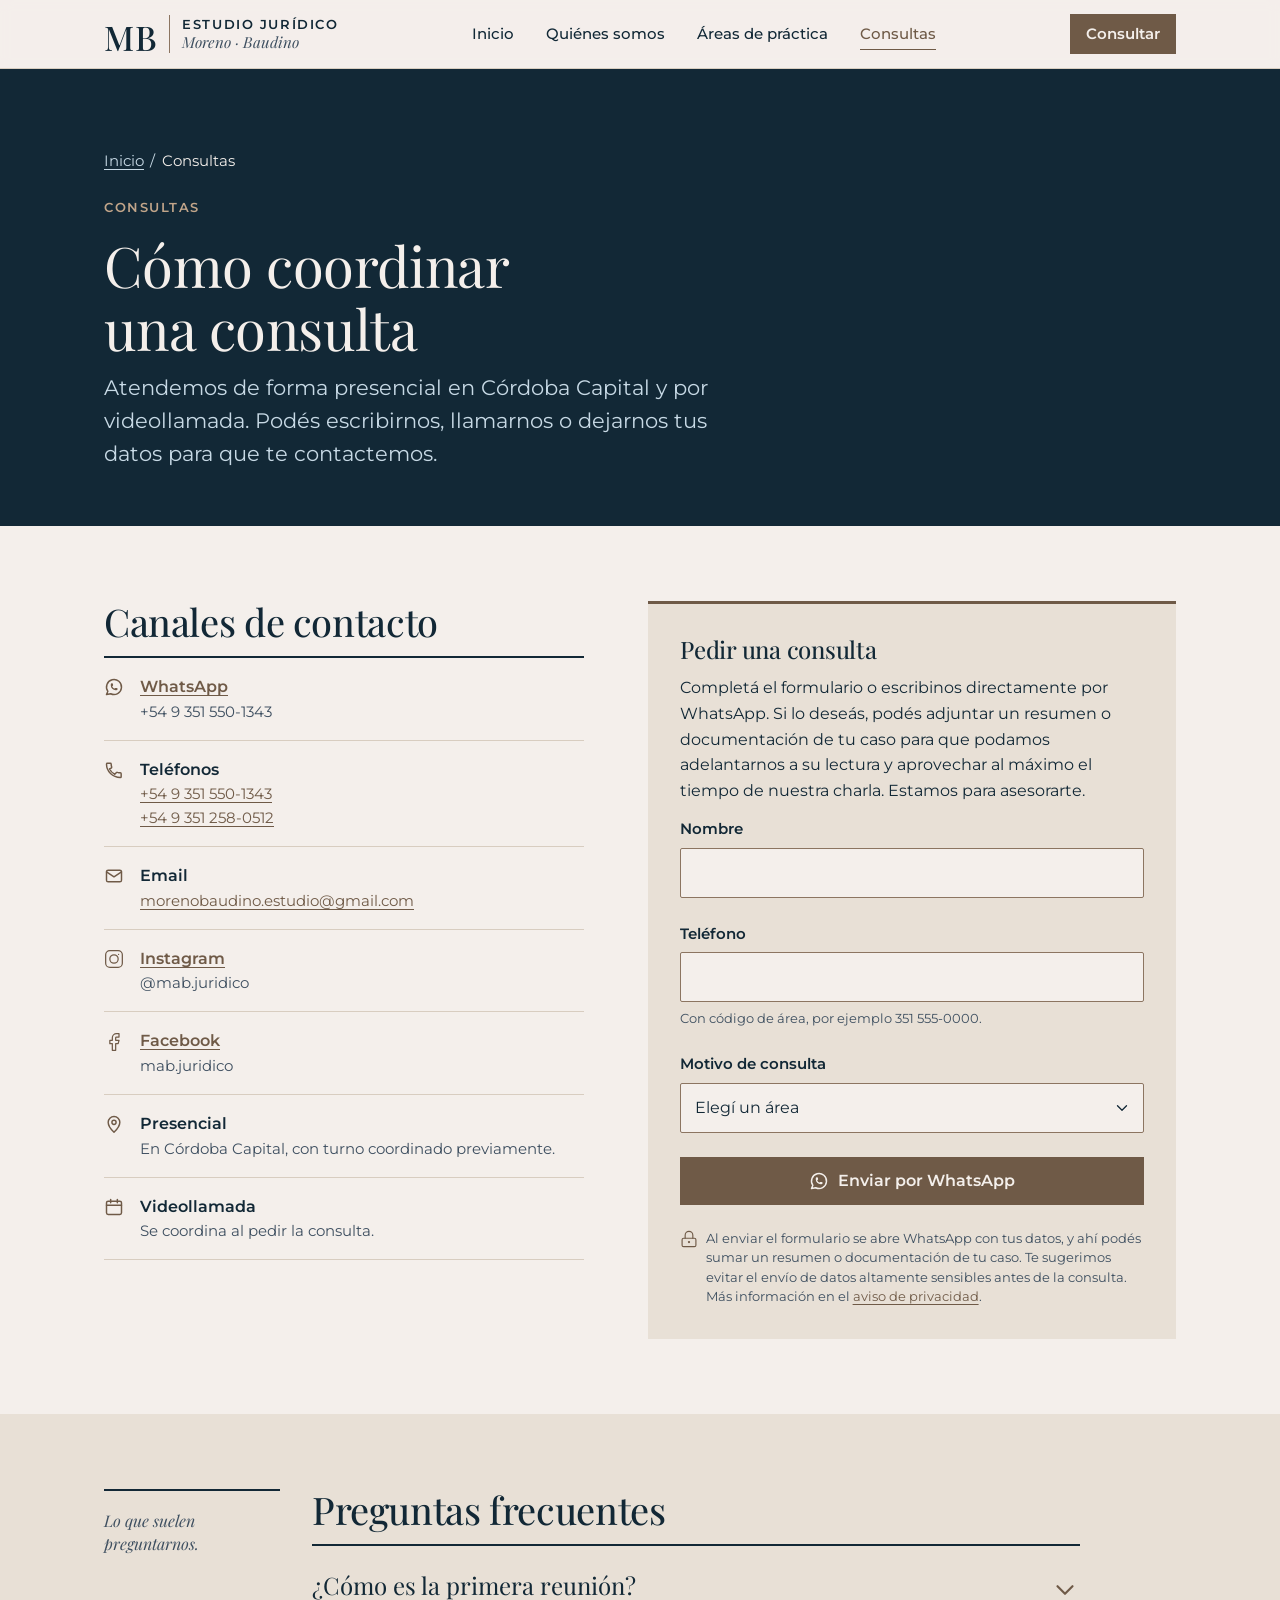
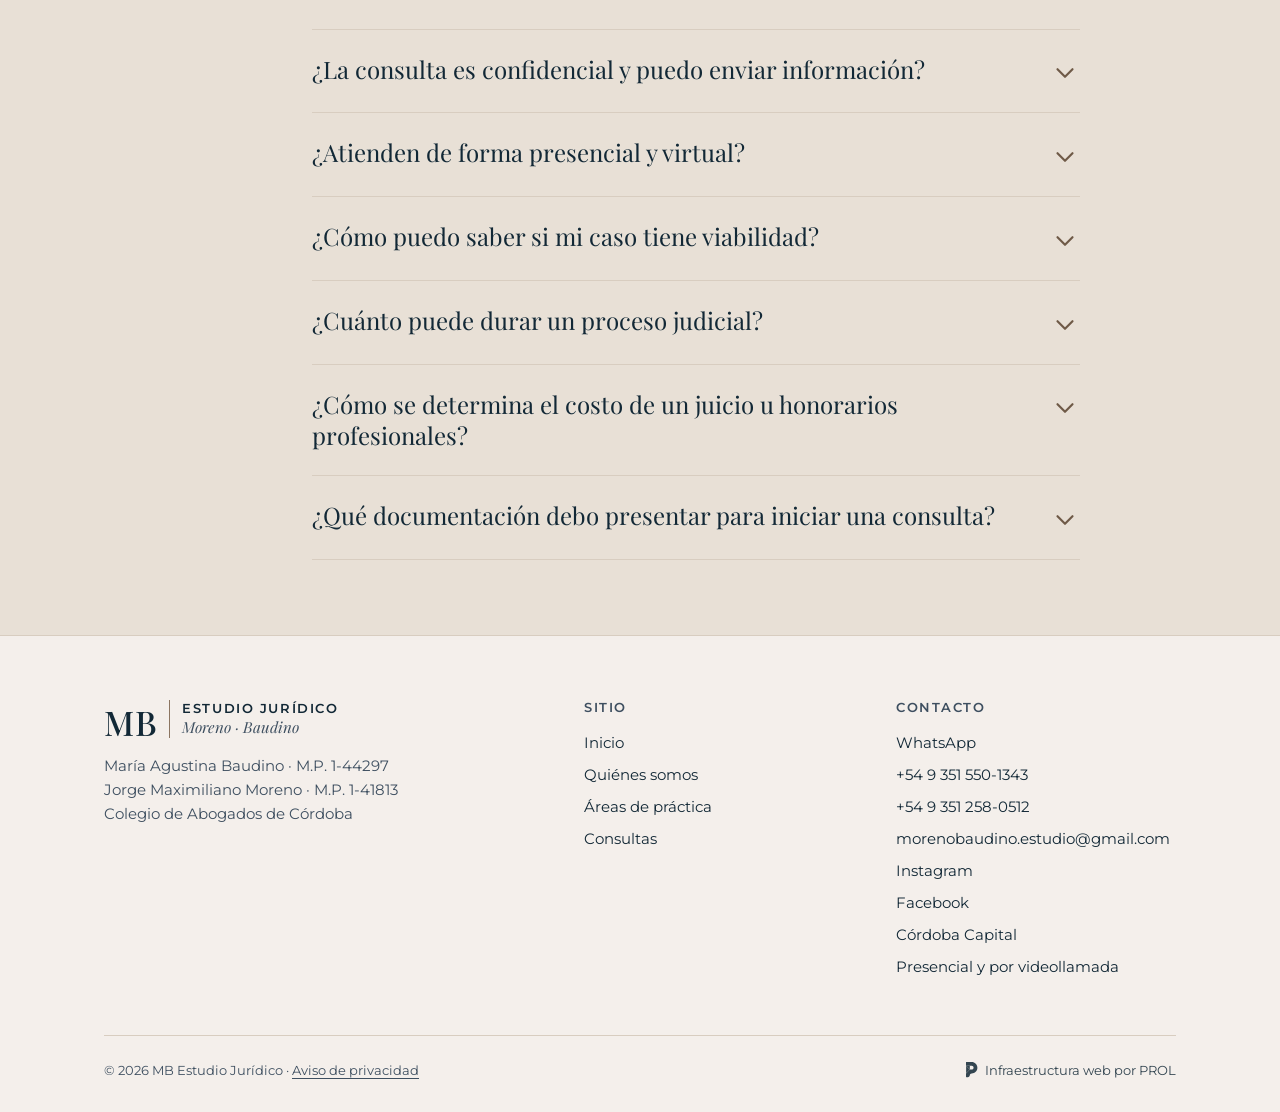
<file: consultas/index.html>
<!doctype html>
<html lang="es-AR" class="no-js">
<head>
  <meta charset="utf-8">
  <meta name="viewport" content="width=device-width, initial-scale=1">
  <title>Consultas: cómo coordinar una consulta con abogados en Córdoba | MB Estudio Jurídico</title>
  <meta name="description" content="Coordiná una consulta presencial en Córdoba Capital o por videollamada. Respuestas sobre viabilidad, duración de un proceso, honorarios y documentación.">
  <meta name="robots" content="index, follow">
  <link rel="canonical" href="https://dominio-pendiente.invalid/consultas/">
  <meta name="theme-color" content="#f4efeb">

  <meta property="og:type" content="website">
  <meta property="og:locale" content="es_AR">
  <meta property="og:site_name" content="MB Estudio Jurídico">
  <meta property="og:title" content="Consultas: cómo coordinar una consulta con abogados en Córdoba | MB Estudio Jurídico">
  <meta property="og:description" content="Coordiná una consulta presencial en Córdoba Capital o por videollamada. Respuestas sobre viabilidad, duración de un proceso, honorarios y documentación.">
  <meta property="og:url" content="https://dominio-pendiente.invalid/consultas/">
  <meta property="og:image" content="https://dominio-pendiente.invalid/assets/images/og-image.png">
  <meta property="og:image:width" content="1200">
  <meta property="og:image:height" content="630">
  <meta name="twitter:card" content="summary_large_image">

  <link rel="icon" href="../favicon.svg" type="image/svg+xml">
  <link rel="icon" href="../favicon.ico" sizes="32x32">
  <link rel="apple-touch-icon" href="../assets/images/apple-touch-icon.png">
  <link rel="manifest" href="../site.webmanifest">

  <link rel="preload" href="../assets/fonts/montserrat-latin-wght-normal.woff2" as="font" type="font/woff2" crossorigin>
  <link rel="preload" href="../assets/fonts/playfair-display-latin-wght-normal.woff2" as="font" type="font/woff2" crossorigin>
  <link rel="stylesheet" href="../css/styles.css">
  <script>document.documentElement.classList.replace("no-js", "js");</script>
  <script src="../js/main.js" defer></script>
  <script type="application/ld+json">
{
  "@context": "https://schema.org",
  "@type": "BreadcrumbList",
  "itemListElement": [
    {
      "@type": "ListItem",
      "position": 1,
      "name": "Inicio",
      "item": "https://dominio-pendiente.invalid/"
    },
    {
      "@type": "ListItem",
      "position": 2,
      "name": "Consultas",
      "item": "https://dominio-pendiente.invalid/consultas/"
    }
  ]
}
  </script>
  <script type="application/ld+json">
{
  "@context": "https://schema.org",
  "@type": "FAQPage",
  "mainEntity": [
    {
      "@type": "Question",
      "name": "¿Cómo es la primera reunión?",
      "acceptedAnswer": {
        "@type": "Answer",
        "text": "Nos contás tu situación, revisamos la documentación que tengas y te explicamos las alternativas posibles. Si decidís avanzar, te presentamos una propuesta de trabajo y cómo se determinan los honorarios."
      }
    },
    {
      "@type": "Question",
      "name": "¿La consulta es confidencial y puedo enviar información?",
      "acceptedAnswer": {
        "@type": "Answer",
        "text": "Sí, absolutamente todo lo que nos compartas está amparado por el secreto profesional. Para agilizar el análisis, podés enviarnos detalles básicos o documentación introductoria de tu caso; te sugerimos evitar únicamente el envío de datos altamente sensibles antes de coordinar el espacio formal de asesoramiento."
      }
    },
    {
      "@type": "Question",
      "name": "¿Atienden de forma presencial y virtual?",
      "acceptedAnswer": {
        "@type": "Answer",
        "text": "Sí, nos adaptamos a tus necesidades. Brindamos asesoramiento presencial en nuestras oficinas de Córdoba Capital y también consultas virtuales mediante videollamada. La modalidad se coordina de forma simple al solicitar el turno."
      }
    },
    {
      "@type": "Question",
      "name": "¿Cómo puedo saber si mi caso tiene viabilidad?",
      "acceptedAnswer": {
        "@type": "Answer",
        "text": "La viabilidad depende de los hechos, de la documentación disponible y de la normativa aplicable. Durante nuestra primera consulta analizamos tu situación en profundidad, evaluamos los riesgos y te explicamos qué alternativas existen y qué implica cada una. Si bien la ley prohíbe garantizar resultados, nuestro compromiso es brindarte un panorama realista y transparente para que decidas con total seguridad."
      }
    },
    {
      "@type": "Question",
      "name": "¿Cuánto puede durar un proceso judicial?",
      "acceptedAnswer": {
        "@type": "Answer",
        "text": "Los plazos varían según la materia, la complejidad del caso y el funcionamiento de cada fuero o tribunal, por lo que no es posible anticipar un plazo exacto de forma previa. Al evaluar tu caso te detallamos las etapas previsibles y te mantenemos en constante contacto con informes de cada novedad procesal."
      }
    },
    {
      "@type": "Question",
      "name": "¿Cómo se determina el costo de un juicio u honorarios profesionales?",
      "acceptedAnswer": {
        "@type": "Answer",
        "text": "Nuestros honorarios se fijan de manera transparente conforme a la ley arancelaria vigente, calculándose en función del valor del JUS actualizado según los parámetros establecidos por el Colegio de Abogados de Córdoba (abogado.org.ar). Te los explicamos y presupuestamos en detalle antes de avanzar, para que puedas decidir con total información."
      }
    },
    {
      "@type": "Question",
      "name": "¿Qué documentación debo presentar para iniciar una consulta?",
      "acceptedAnswer": {
        "@type": "Answer",
        "text": "Depende enteramente del asunto. Como referencia general, conviene reunir toda la documentación relacionada con el caso (por ejemplo: escrituras, contratos, recibos de sueldo, cartas documento o comunicaciones previas). Al coordinar la consulta te indicaremos específicamente qué resulta útil tener a mano para aprovechar al máximo nuestro encuentro."
      }
    }
  ]
}
  </script>
</head>
<body>
  <a class="skip-link" href="#contenido">Saltar al contenido</a>

  <header class="site-header">
    <div class="container site-header__inner">
      <a class="brand" href="../" aria-label="MB Estudio Jurídico, inicio">
        <span class="brand__mark" aria-hidden="true">MB</span>
        <span class="brand__text" aria-hidden="true">
          <span class="brand__name">Estudio Jurídico</span>
          <span class="brand__sub">Moreno · Baudino</span>
        </span>
      </a>

      <nav class="site-nav" id="site-nav" aria-label="Principal">
        <ul class="site-nav__list">
          <li><a class="site-nav__link" href="../">Inicio</a></li>
          <li><a class="site-nav__link" href="../#el-estudio">Quiénes somos</a></li>
          <li><a class="site-nav__link" href="../areas-de-practica/">Áreas de práctica</a></li>
          <li><a class="site-nav__link" href="../consultas/" aria-current="page">Consultas</a></li>
        </ul>
      </nav>

      <div class="site-header__actions">
        <a class="btn btn--primary btn--small" href="https://wa.me/5493515501343?text=Hola%2C%20quisiera%20coordinar%20una%20consulta." target="_blank" rel="noopener">Consultar</a>
        <button class="nav-toggle" type="button" aria-expanded="false" aria-controls="site-nav">
          <span class="visually-hidden">Abrir menú</span>
          <span class="icon icon--menu ico ico-menu" aria-hidden="true"></span>
          <span class="icon icon--close ico ico-close" aria-hidden="true"></span>
        </button>
      </div>
    </div>
  </header>

  <main id="contenido">
    <section class="page-hero">
      <div class="container">
        <nav class="breadcrumb" aria-label="Ruta de navegación">
          <ol>
            <li><a href="../">Inicio</a></li>
            <li><span aria-current="page">Consultas</span></li>
          </ol>
        </nav>
        <p class="eyebrow">Consultas</p>
        <h1>Cómo coordinar una consulta</h1>
        <p class="lead">Atendemos de forma presencial en Córdoba Capital y por videollamada. Podés escribirnos, llamarnos o dejarnos tus datos para que te contactemos.</p>
      </div>
    </section>

    <section class="section" id="formulario" aria-labelledby="canales-title">
      <div class="container contact-grid">
        <div>
          <h2 id="canales-title">Canales de contacto</h2>
          <ul class="channel-list">
            <li><span class="icon ico ico-whatsapp" aria-hidden="true"></span><div><strong><a href="https://wa.me/5493515501343?text=Hola%2C%20quisiera%20coordinar%20una%20consulta." target="_blank" rel="noopener">WhatsApp</a></strong><p>+54 9 351 550-1343</p></div></li>
            <li><span class="icon ico ico-phone" aria-hidden="true"></span><div><strong>Teléfonos</strong><p><a href="tel:+5493515501343">+54 9 351 550-1343</a><br><a href="tel:+5493512580512">+54 9 351 258-0512</a></p></div></li>
            <li><span class="icon ico ico-email" aria-hidden="true"></span><div><strong>Email</strong><p><a href="mailto:morenobaudino.estudio@gmail.com">morenobaudino.estudio@gmail.com</a></p></div></li>
            <li><span class="icon ico ico-instagram" aria-hidden="true"></span><div><strong><a href="https://www.instagram.com/mab.juridico/" target="_blank" rel="noopener">Instagram</a></strong><p>@mab.juridico</p></div></li>
            <li><span class="icon ico ico-facebook" aria-hidden="true"></span><div><strong><a href="https://www.facebook.com/mab.juridico" target="_blank" rel="noopener">Facebook</a></strong><p>mab.juridico</p></div></li>
            <li><span class="icon ico ico-location" aria-hidden="true"></span><div><strong>Presencial</strong><p>En Córdoba Capital, con turno coordinado previamente.</p></div></li>
            <li><span class="icon ico ico-calendar" aria-hidden="true"></span><div><strong>Videollamada</strong><p>Se coordina al pedir la consulta.</p></div></li>
          </ul>
        </div>

        <form class="form" id="contact-form" action="https://wa.me/5493515501343" method="get" target="_blank" novalidate aria-labelledby="form-title">
          <h2 id="form-title">Pedir una consulta</h2>
          <p>Completá el formulario o escribinos directamente por WhatsApp. Si lo deseás, podés adjuntar un resumen o documentación de tu caso para que podamos adelantarnos a su lectura y aprovechar al máximo el tiempo de nuestra charla. Estamos para asesorarte.</p>
          <div class="form__field">
            <label for="nombre">Nombre</label>
            <input id="nombre" name="nombre" type="text" autocomplete="name" required aria-describedby="nombre-error">
            <p class="form__error" id="nombre-error" aria-live="polite"></p>
          </div>
          <div class="form__field">
            <label for="telefono">Teléfono</label>
            <input id="telefono" name="telefono" type="tel" autocomplete="tel" inputmode="tel" required aria-describedby="telefono-hint telefono-error">
            <p class="form__hint" id="telefono-hint">Con código de área, por ejemplo 351 555-0000.</p>
            <p class="form__error" id="telefono-error" aria-live="polite"></p>
          </div>
          <div class="form__field">
            <label for="motivo">Motivo de consulta</label>
            <select id="motivo" name="motivo" required aria-describedby="motivo-error">
              <option value="">Elegí un área</option>
              <option>Civil y Comercial</option>
              <option>Inmobiliario</option>
              <option>Societario</option>
              <option>Laboral y ART</option>
              <option>Familia y Sucesiones</option>
              <option>Defensa del Consumidor</option>
              <option>Propiedad Intelectual y Marcas</option>
              <option>Otro / No estoy seguro</option>
            </select>
            <p class="form__error" id="motivo-error" aria-live="polite"></p>
          </div>
          <button class="btn btn--primary" type="submit"><span class="icon ico ico-whatsapp" aria-hidden="true"></span>Enviar por WhatsApp</button>
          <p class="form__status" id="form-status" role="status"></p>
          <p class="form__note"><span class="icon ico ico-lock" aria-hidden="true"></span><span>Al enviar el formulario se abre WhatsApp con tus datos, y ahí podés sumar un resumen o documentación de tu caso. Te sugerimos evitar el envío de datos altamente sensibles antes de la consulta. Más información en el <a href="../privacidad/">aviso de privacidad</a>.</span></p>
        </form>
      </div>
    </section>

    <section class="section section--alt" id="preguntas" aria-labelledby="preguntas-title">
      <div class="container doc">
        <div class="doc__margin">
          <p class="doc__note">Lo que suelen preguntarnos.</p>
        </div>
        <div class="doc__body">
          <h2 id="preguntas-title">Preguntas frecuentes</h2>
        <div class="faq">
          <details class="faq__item">
            <summary>¿Cómo es la primera reunión?<span class="icon ico ico-chevron-down" aria-hidden="true"></span></summary>
            <div class="faq__answer"><p>Nos contás tu situación, revisamos la documentación que tengas y te explicamos las alternativas posibles. Si decidís avanzar, te presentamos una propuesta de trabajo y cómo se determinan los honorarios.</p></div>
          </details>
          <details class="faq__item">
            <summary>¿La consulta es confidencial y puedo enviar información?<span class="icon ico ico-chevron-down" aria-hidden="true"></span></summary>
            <div class="faq__answer"><p>Sí, absolutamente todo lo que nos compartas está amparado por el secreto profesional. Para agilizar el análisis, podés enviarnos detalles básicos o documentación introductoria de tu caso; te sugerimos evitar únicamente el envío de datos altamente sensibles antes de coordinar el espacio formal de asesoramiento.</p></div>
          </details>
          <details class="faq__item">
            <summary>¿Atienden de forma presencial y virtual?<span class="icon ico ico-chevron-down" aria-hidden="true"></span></summary>
            <div class="faq__answer"><p>Sí, nos adaptamos a tus necesidades. Brindamos asesoramiento presencial en nuestras oficinas de Córdoba Capital y también consultas virtuales mediante videollamada. La modalidad se coordina de forma simple al solicitar el turno.</p></div>
          </details>
          <details class="faq__item">
            <summary>¿Cómo puedo saber si mi caso tiene viabilidad?<span class="icon ico ico-chevron-down" aria-hidden="true"></span></summary>
            <div class="faq__answer"><p>La viabilidad depende de los hechos, de la documentación disponible y de la normativa aplicable. Durante nuestra primera consulta analizamos tu situación en profundidad, evaluamos los riesgos y te explicamos qué alternativas existen y qué implica cada una. Si bien la ley prohíbe garantizar resultados, nuestro compromiso es brindarte un panorama realista y transparente para que decidas con total seguridad.</p></div>
          </details>
          <details class="faq__item">
            <summary>¿Cuánto puede durar un proceso judicial?<span class="icon ico ico-chevron-down" aria-hidden="true"></span></summary>
            <div class="faq__answer"><p>Los plazos varían según la materia, la complejidad del caso y el funcionamiento de cada fuero o tribunal, por lo que no es posible anticipar un plazo exacto de forma previa. Al evaluar tu caso te detallamos las etapas previsibles y te mantenemos en constante contacto con informes de cada novedad procesal.</p></div>
          </details>
          <details class="faq__item">
            <summary>¿Cómo se determina el costo de un juicio u honorarios profesionales?<span class="icon ico ico-chevron-down" aria-hidden="true"></span></summary>
            <div class="faq__answer"><p>Nuestros honorarios se fijan de manera transparente conforme a la ley arancelaria vigente, calculándose en función del valor del JUS actualizado según los parámetros establecidos por el Colegio de Abogados de Córdoba (abogado.org.ar). Te los explicamos y presupuestamos en detalle antes de avanzar, para que puedas decidir con total información.</p></div>
          </details>
          <details class="faq__item">
            <summary>¿Qué documentación debo presentar para iniciar una consulta?<span class="icon ico ico-chevron-down" aria-hidden="true"></span></summary>
            <div class="faq__answer"><p>Depende enteramente del asunto. Como referencia general, conviene reunir toda la documentación relacionada con el caso (por ejemplo: escrituras, contratos, recibos de sueldo, cartas documento o comunicaciones previas). Al coordinar la consulta te indicaremos específicamente qué resulta útil tener a mano para aprovechar al máximo nuestro encuentro.</p></div>
          </details>
        </div>
        </div>
      </div>
    </section>
  </main>

  <footer class="site-footer">
    <div class="container">
      <div class="site-footer__grid">
        <div>
          <a class="brand" href="../" aria-label="MB Estudio Jurídico, inicio">
            <span class="brand__mark" aria-hidden="true">MB</span>
            <span class="brand__text" aria-hidden="true">
              <span class="brand__name">Estudio Jurídico</span>
              <span class="brand__sub">Moreno · Baudino</span>
            </span>
          </a>
          <p>María Agustina Baudino · M.P. 1-44297<br>Jorge Maximiliano Moreno · M.P. 1-41813<br>Colegio de Abogados de Córdoba</p>
        </div>
        <div>
          <h2>Sitio</h2>
          <ul>
            <li><a href="../">Inicio</a></li>
            <li><a href="../#el-estudio">Quiénes somos</a></li>
            <li><a href="../areas-de-practica/">Áreas de práctica</a></li>
            <li><a href="../consultas/">Consultas</a></li>
          </ul>
        </div>
        <div>
          <h2>Contacto</h2>
          <ul>
            <li><a href="https://wa.me/5493515501343?text=Hola%2C%20quisiera%20coordinar%20una%20consulta." target="_blank" rel="noopener">WhatsApp</a></li>
            <li><a href="tel:+5493515501343">+54 9 351 550-1343</a></li>
            <li><a href="tel:+5493512580512">+54 9 351 258-0512</a></li>
            <li><a href="mailto:morenobaudino.estudio@gmail.com">morenobaudino.estudio@gmail.com</a></li>
                           <li><a href="https://www.instagram.com/mab.juridico/" target="_blank" rel="noopener">Instagram</a></li>
               <li><a href="https://www.facebook.com/mab.juridico" target="_blank" rel="noopener">Facebook</a></li>
               <li>Córdoba Capital</li>
            <li>Presencial y por videollamada</li>
          </ul>
        </div>
      </div>
      <div class="site-footer__legal">
        <p>© 2026 MB Estudio Jurídico · <a href="../privacidad/">Aviso de privacidad</a></p>
        <!-- PROL signature: official isotipo (Admins/Brand Assets) + production credit -->
        <a class="prol-signature" href="https://prolstudio.com" target="_blank" rel="noopener">
          <svg class="prol-signature__mark" viewBox="40 40 300 400" aria-hidden="true" focusable="false"><path d="M140 140V240L44 138L140 140Z"/><path d="M44 138L140 240L44 336V138Z"/><path d="M180 40C180.699 40 181.381 40.0715 182.04 40.208C184.676 40.0702 187.33 40 190 40C272.843 40 340 107.157 340 190C340 272.843 272.843 340 190 340C162.602 340 140.35 362.037 140.004 389.354L139.996 390.646C139.65 417.963 117.398 440 90 440H50C44.4772 440 40 435.523 40 430V340L140 240H190C217.614 240 240 217.614 240 190C240 162.386 217.614 140 190 140H48.5361C48.5483 139.966 48.5601 139.931 48.5723 139.896C43.7259 139.204 40 135.038 40 130V50C40 44.4772 44.4772 40 50 40H180Z"/></svg>
          <span>Infraestructura web por PROL</span>
        </a>
      </div>
    </div>
  </footer>
</body>
</html>
</file>
<file: css/styles.css>
/* ==========================================================================
   MB — Estudio Jurídico Moreno · Baudino
   Concept: "the annotated document" — paper, navy ink, brown accent, margin column.
   Tokens → base → layout → components → pages → utilities.
   ========================================================================== */

/* ---------- Fonts (self-hosted, OFL) ---------- */
@font-face {
  font-family: "Playfair Display";
  src: url("../assets/fonts/playfair-display-latin-wght-normal.woff2") format("woff2");
  font-weight: 400 900;
  font-style: normal;
  font-display: swap;
}
@font-face {
  font-family: "Playfair Display";
  src: url("../assets/fonts/playfair-display-latin-wght-italic.woff2") format("woff2");
  font-weight: 400 900;
  font-style: italic;
  font-display: swap;
}
@font-face {
  font-family: "Montserrat";
  src: url("../assets/fonts/montserrat-latin-wght-normal.woff2") format("woff2");
  font-weight: 100 900;
  font-style: normal;
  font-display: swap;
}
@font-face {
  font-family: "Montserrat";
  src: url("../assets/fonts/montserrat-latin-wght-italic.woff2") format("woff2");
  font-weight: 100 900;
  font-style: italic;
  font-display: swap;
}

/* ---------- Tokens ---------- */
:root {
  /* Color */
  --paper: #f4efeb;
  --paper-2: #e8e0d6;
  --ink: #122836;
  --ink-2: #3e4f60;
  --rule: #d8cdc0;
  --rule-strong: #8c7561; /* form borders: ≥3:1 on paper */
  --lacre: #6f5a47;
  --lacre-dark: #54432f;
  --lacre-light: #c1a58a;
  --terracota: #c1a58a;      /* hero CTA bg (tan); --ink text on it */
  --on-ink: #f4efeb;
  --on-ink-2: #c7d9e5;
  --verde: #122836;          /* navy: page headers, contact band, rules */
  --on-verde-2: #c7d9e5;     /* secondary text on navy */
  --lacre-on-verde: #c1a58a; /* accents/links on navy */

  /* Type */
  --font-serif: "Playfair Display", Georgia, "Times New Roman", serif;
  --font-sans: "Montserrat", system-ui, -apple-system, "Segoe UI", Roboto, sans-serif;
  --fs-h1: clamp(2.25rem, 1.5rem + 3vw, 3.5rem);
  --fs-h2: clamp(1.75rem, 1.35rem + 1.6vw, 2.375rem);
  --fs-h3: clamp(1.3rem, 1.2rem + 0.4vw, 1.5rem);
  --fs-lead: clamp(1.125rem, 1.05rem + 0.3vw, 1.3125rem);
  --fs-body: 1rem;
  --fs-small: 0.9375rem;
  --fs-xs: 0.8125rem;

  /* Space (8px base) */
  --s-1: 0.5rem;
  --s-2: 1rem;
  --s-3: 1.5rem;
  --s-4: 2rem;
  --s-5: 3rem;
  --s-6: 4rem;
  --s-7: 6rem;
  --section-y: clamp(2.5rem, 1.5rem + 4vw, 5rem);

  /* Layout */
  --container: 72rem;
  --gutter: clamp(1rem, 0.5rem + 2.5vw, 2.5rem);
  --margin-col: 11rem;
  --measure: 40rem;
  --radius: 2px;
  --header-h: 4.25rem;

  /* Motion */
  --t-fast: 150ms ease;
}

/* ---------- Base ---------- */
*,
*::before,
*::after {
  box-sizing: border-box;
}

html {
  -webkit-text-size-adjust: 100%;
  scroll-padding-top: calc(var(--header-h) + 1rem);
}

@media (prefers-reduced-motion: no-preference) {
  html {
    scroll-behavior: smooth;
  }
}

body {
  margin: 0;
  background: var(--paper);
  color: var(--ink);
  font-family: var(--font-sans);
  font-size: var(--fs-body);
  line-height: 1.6;
  text-rendering: optimizeLegibility;
  -webkit-font-smoothing: antialiased;
}

h1,
h2,
h3 {
  font-family: var(--font-serif);
  font-weight: 450;
  line-height: 1.12;
  letter-spacing: -0.01em;
  margin: 0 0 0.75rem;
  text-wrap: balance;
}
h1 { font-size: var(--fs-h1); font-weight: 400; }
h2 { font-size: var(--fs-h2); }
h3 { font-size: var(--fs-h3); line-height: 1.25; }

p {
  margin: 0 0 0.875rem;
  max-width: var(--measure);
  text-wrap: pretty;
}

ul, ol, dl { margin: 0; padding: 0; }

a {
  color: var(--lacre);
  text-decoration-thickness: 1px;
  text-underline-offset: 0.2em;
  transition: color var(--t-fast);
}
a:hover { color: var(--lacre-dark); }

svg { display: block; }

:focus-visible {
  outline: 2px solid var(--lacre);
  outline-offset: 3px;
  border-radius: var(--radius);
}

::selection { background: var(--lacre); color: var(--on-ink); }

/* ---------- Utilities ---------- */
.visually-hidden {
  position: absolute !important;
  width: 1px; height: 1px;
  padding: 0; margin: -1px;
  overflow: hidden; clip: rect(0 0 0 0);
  white-space: nowrap; border: 0;
}

.skip-link {
  position: absolute;
  left: var(--s-2);
  top: -3rem;
  z-index: 100;
  padding: var(--s-1) var(--s-2);
  background: var(--ink);
  color: var(--on-ink);
  text-decoration: none;
}
.skip-link:focus { top: var(--s-2); color: var(--on-ink); }

.container {
  width: 100%;
  max-width: var(--container);
  margin-inline: auto;
  padding-inline: var(--gutter);
}

.icon {
  width: 1.25em;
  height: 1.25em;
  flex-shrink: 0;
}

.eyebrow {
  font-family: var(--font-sans);
  font-size: var(--fs-xs);
  font-weight: 600;
  letter-spacing: 0.12em;
  text-transform: uppercase;
  color: var(--lacre);
  margin: 0 0 var(--s-2);
}

.hero__tagline {
  font-family: var(--font-serif);
  font-style: italic;
  font-size: clamp(1.35rem, 1.2rem + 0.6vw, 1.7rem);
  line-height: 1.35;
  text-wrap: balance;
  color: var(--verde);
  margin-bottom: var(--s-4);
}

.lead {
  font-size: var(--fs-lead);
  line-height: 1.6;
  color: var(--ink-2);
}

/* ---------- Buttons & links ---------- */
.btn {
  display: inline-flex;
  align-items: center;
  justify-content: center;
  gap: 0.6em;
  min-height: 3rem;
  padding: 0.75rem 1.4rem;
  border: 0;
  border-radius: 0;
  font-family: var(--font-sans);
  font-size: 1rem;
  font-weight: 600;
  line-height: 1.2;
  text-decoration: none;
  cursor: pointer;
  transition: background-color var(--t-fast), color var(--t-fast), border-color var(--t-fast);
}

.btn--primary { background: var(--lacre); color: var(--on-ink); }
.btn--primary:hover { background: var(--lacre-dark); color: var(--on-ink); }

.btn--ghost { border-color: var(--ink); color: var(--ink); background: transparent; }
.btn--ghost:hover { background: var(--ink); color: var(--on-ink); }

.btn--on-ink { background: var(--on-ink); color: var(--ink); }
.btn--on-ink:hover { background: var(--lacre-light); color: var(--ink); }

.btn--small { min-height: 2.5rem; padding: 0.5rem 1rem; font-size: var(--fs-small); }

.link-arrow {
  display: inline-flex;
  align-items: center;
  gap: 0.45em;
  font-weight: 600;
  text-decoration: none;
}
.link-arrow .icon { width: 1.1em; height: 1.1em; transition: transform var(--t-fast); }
.link-arrow:hover .icon { transform: translateX(3px); }

/* ---------- Header ---------- */
.site-header {
  position: sticky;
  top: 0;
  z-index: 50;
  background: color-mix(in srgb, var(--paper) 94%, transparent);
  border-bottom: 1px solid var(--rule);
  -webkit-backdrop-filter: blur(6px);
  backdrop-filter: blur(6px);
}

.site-header__inner {
  display: flex;
  align-items: center;
  justify-content: space-between;
  gap: var(--s-2);
  min-height: var(--header-h);
}

/* Text-only brand (no logo supplied — D14). Replaceable by an <img> later.
   Lockup: [MB] | [ESTUDIO JURÍDICO / Moreno · Baudino], vertically centred on the divider. */
.brand {
  display: inline-flex;
  align-items: center;
  gap: 0.75rem;
  color: var(--ink);
  text-decoration: none;
  line-height: 1;
}
.brand:hover { color: var(--ink); }
.brand__mark {
  display: block;
  font-family: var(--font-serif);
  font-size: 2.125rem;
  font-weight: 500;
  line-height: 1;
  letter-spacing: 0.02em;
  /* Optical correction: centre the cap height (not the line box) on the divider. */
  transform: translateY(var(--brand-mark-shift, 0.085em));
}
.brand__text {
  display: flex;
  flex-direction: column;
  justify-content: center;
  gap: 0.3rem;
  padding: 0.15rem 0 0.15rem 0.75rem;
  border-left: 1px solid var(--rule-strong);
}
.brand__name {
  font-size: var(--fs-xs);
  font-weight: 600;
  letter-spacing: 0.12em;
  line-height: 1;
  text-transform: uppercase;
}
.brand__sub {
  font-family: var(--font-serif);
  font-style: italic;
  font-size: 0.95rem;
  line-height: 1;
  color: var(--ink-2);
}

.site-nav__list {
  display: flex;
  align-items: center;
  gap: var(--s-4);
  list-style: none;
}
.site-nav__link {
  position: relative;
  color: var(--ink);
  font-size: var(--fs-small);
  font-weight: 500;
  text-decoration: none;
  padding-block: 0.4rem;
}
.site-nav__link:hover { color: var(--lacre); }
.site-nav__link[aria-current="page"] {
  color: var(--lacre);
  box-shadow: inset 0 -1px 0 currentColor;
}

.site-header__actions {
  display: flex;
  align-items: center;
  gap: var(--s-1);
}

.nav-toggle {
  display: none;
  align-items: center;
  justify-content: center;
  width: 2.75rem;
  height: 2.75rem;
  padding: 0;
  border: 1px solid var(--rule-strong);
  border-radius: var(--radius);
  background: transparent;
  color: var(--ink);
  cursor: pointer;
}
.nav-toggle .icon { width: 1.4rem; height: 1.4rem; }
.nav-toggle .icon--close { display: none; }
.nav-toggle[aria-expanded="true"] .icon--menu { display: none; }
.nav-toggle[aria-expanded="true"] .icon--close { display: block; }

@media (max-width: 56rem) {
  .nav-toggle { display: inline-flex; }
  .brand__sub { display: none; }

  /* Without JS the list stays visible (progressive enhancement). */
  .js .site-nav {
    position: absolute;
    inset: var(--header-h) 0 auto 0;
    background: var(--paper);
    border-bottom: 1px solid var(--rule);
    display: none;
  }
  .js .site-nav.is-open { display: block; }
  .site-nav__list {
    flex-direction: column;
    align-items: stretch;
    gap: 0;
    padding: var(--s-1) var(--gutter) var(--s-3);
  }
  .site-nav__link {
    display: block;
    padding: 0.9rem 0;
    font-size: 1.0625rem;
    border-bottom: 1px solid var(--rule);
  }
  .site-nav__link[aria-current="page"] { box-shadow: none; }

  .no-js .site-header__inner { flex-wrap: wrap; padding-block: var(--s-1); }
  .no-js .site-nav { order: 3; width: 100%; }
}

/* ---------- Sections & the margin column ---------- */
.section { padding-block: var(--section-y); }
.section--alt { background: var(--paper-2); }
.section + .section:not(.section--alt):not(.band) { border-top: 1px solid var(--rule); }

/* Two-column "document" layout: margin notes + content */
.doc {
  display: grid;
  grid-template-columns: var(--margin-col) minmax(0, 1fr);
  column-gap: var(--s-4);
}

.doc__margin {
  padding-top: 0.6rem;
  border-top: 2px solid var(--verde);
}
.doc__note {
  margin: var(--s-1) 0 0;
  font-family: var(--font-serif);
  font-style: italic;
  font-size: 1rem;
  line-height: 1.45;
  color: var(--ink-2);
}

.doc__body > :last-child { margin-bottom: 0; }

@media (max-width: 56rem) {
  .doc { grid-template-columns: 1fr; }
  .doc__margin {
    display: flex;
    align-items: baseline;
    gap: var(--s-2);
    margin-bottom: var(--s-3);
  }
  .doc__note { margin: 0; }
}

/* ---------- Hero ---------- */
.hero { padding-block: clamp(3rem, 2rem + 5vw, 6.5rem) var(--section-y); }

.hero__grid {
  display: grid;
  grid-template-columns: minmax(0, 1.1fr) minmax(0, 1fr);
  gap: var(--s-6);
  align-items: end;
}

.hero h1 { margin-bottom: var(--s-3); max-width: 18ch; }
.hero .lead { max-width: 36rem; margin-bottom: var(--s-4); }

.hero__actions {
  display: flex;
  flex-wrap: wrap;
  align-items: center;
  gap: var(--s-2) var(--s-4);
}

@media (max-width: 56rem) {
  .hero__grid { grid-template-columns: 1fr; gap: var(--s-5); }
}

/* Page hero (inner pages) */
.page-hero { padding-block: clamp(2.5rem, 2rem + 4vw, 5rem) clamp(2rem, 1.5rem + 3vw, 3.5rem); }
.page-hero h1 { max-width: 20ch; }
.page-hero .lead { margin-bottom: 0; }

.breadcrumb {
  font-size: var(--fs-small);
  margin-bottom: var(--s-3);
  color: var(--ink-2);
}
.breadcrumb ol { display: flex; flex-wrap: wrap; gap: 0.4rem; list-style: none; }
.breadcrumb li + li::before { content: "/"; margin-right: 0.4rem; color: var(--rule-strong); }
.breadcrumb a { color: var(--ink-2); }
.breadcrumb [aria-current="page"] { color: var(--ink); }

/* ---------- Clauses (method steps) ---------- */
.clauses { list-style: none; counter-reset: clause; }
.clause {
  counter-increment: clause;
  display: grid;
  grid-template-columns: 3.5rem minmax(0, 1fr);
  gap: var(--s-2);
  padding-block: 1.1rem;
  border-top: 1px solid var(--rule);
}
.clause:last-child { border-bottom: 1px solid var(--rule); }
.clause::before {
  content: counter(clause, decimal-leading-zero);
  font-family: var(--font-serif);
  font-size: 1.75rem;
  line-height: 1;
  color: var(--lacre);
}
.clause h3 { margin-bottom: 0.35rem; }
.clause p { margin: 0; color: var(--ink-2); }

/* ---------- Practice areas ---------- */
.areas {
  display: grid;
  grid-template-columns: repeat(2, minmax(0, 1fr));
  gap: var(--s-2);
  margin-top: var(--s-3);
}
/* Odd count: the last card spans the full row instead of sitting alone */
.area:last-child:nth-child(odd) { grid-column: 1 / -1; }
.area {
  display: flex;
  flex-direction: column;
  padding: 1.25rem;
  border: 1px solid var(--rule-strong);
  border-top: 3px solid var(--verde);
  border-radius: var(--radius);
  background: var(--paper);
}
.area__label {
  font-size: var(--fs-xs);
  font-weight: 600;
  letter-spacing: 0.12em;
  text-transform: uppercase;
  color: var(--lacre);
  margin-bottom: var(--s-1);
}
.area h3 { font-size: clamp(1.4rem, 1.25rem + 0.6vw, 1.75rem); }
.area p { color: var(--ink-2); }
.area .link-arrow { margin-top: auto; padding-top: var(--s-2); }

@media (max-width: 40rem) {
  .areas { grid-template-columns: 1fr; }
  .area { padding: var(--s-3); }
}

/* ---------- The firm / lawyer cards ---------- */
.firm-statement {
  font-family: var(--font-serif);
  font-size: clamp(1.3rem, 1.15rem + 0.7vw, 1.75rem);
  line-height: 1.4;
  max-width: 44rem;
  margin-bottom: var(--s-3);
}
.lawyers {
  display: grid;
  grid-template-columns: repeat(2, minmax(0, 1fr));
  gap: var(--s-2);
  margin-top: var(--s-3);
  list-style: none;
}
.lawyer {
  --photo-w: clamp(6rem, 5rem + 4vw, 8rem);
  display: grid;
  grid-template-columns: var(--photo-w) minmax(0, 1fr);
  column-gap: var(--s-3);
  align-content: start;
  padding: var(--s-3) 0 0;
  border-top: 2px solid var(--verde);
}
.lawyer > * { grid-column: 2; }
.lawyer > .lawyer__photo,
.lawyer > picture { grid-column: 1; grid-row: 1 / span 4; }
.lawyer__photo {
  display: block;
  width: 100%;
  aspect-ratio: 4 / 5;
  object-fit: cover;
  object-position: 50% 20%;
  background: var(--verde);
}
.lawyer__reg { justify-self: start; }
.lawyer__name {
  font-family: var(--font-serif);
  font-size: 1.5rem;
  line-height: 1.2;
  margin: 0 0 0.3rem;
}
.lawyer__role { margin: 0; color: var(--ink-2); font-size: var(--fs-small); }
.lawyer__reg {
  display: inline-flex;
  align-items: center;
  gap: 0.45rem;
  margin-top: var(--s-1);
  font-size: var(--fs-small);
  font-weight: 600;
}
.lawyer__reg .icon { color: var(--lacre); }

@media (max-width: 40rem) {
  .lawyers { grid-template-columns: 1fr; }
}

/* ---------- Areas index (areas page) ---------- */
.area-index {
  display: flex;
  flex-wrap: wrap;
  gap: 0.5rem 1.5rem;
  margin: var(--s-3) 0 0;
  padding: 0;
  list-style: none;
}
.area-index a {
  display: inline-block;
  padding-bottom: 0.15rem;
  border-bottom: 1px solid var(--rule-strong);
  font-size: var(--fs-small);
  font-weight: 500;
  color: var(--ink);
  text-decoration: none;
}
.area-index a:hover { color: var(--lacre); border-color: var(--lacre); }
.section[id] { scroll-margin-top: 5rem; }

/* ---------- FAQ (native details) ---------- */
.faq { border-top: 2px solid var(--verde); max-width: 48rem; }
.faq__item { border-bottom: 1px solid var(--rule); }
.faq__item summary {
  display: flex;
  align-items: flex-start;
  justify-content: space-between;
  gap: var(--s-2);
  padding: var(--s-3) 0;
  font-family: var(--font-serif);
  font-size: var(--fs-h3);
  line-height: 1.3;
  cursor: pointer;
  list-style: none;
}
.faq__item summary::-webkit-details-marker { display: none; }
.faq__item summary .icon {
  margin-top: 0.3rem;
  color: var(--lacre);
  transition: transform var(--t-fast);
}
.faq__item[open] summary .icon { transform: rotate(180deg); }
.faq__item summary:hover { color: var(--lacre); }
.faq__answer { padding-bottom: var(--s-3); color: var(--ink-2); }
.faq__answer p:last-child { margin-bottom: 0; }

/* ---------- Dark contact band ---------- */
.band {
  background: var(--verde);
  color: var(--on-ink);
  padding-block: var(--section-y);
}
.band h2 { max-width: 20ch; }
.band p { color: var(--on-verde-2); }
.band a:not(.btn) { color: var(--lacre-on-verde); }
.band a:not(.btn):hover { color: var(--on-ink); }
.band :focus-visible { outline-color: var(--lacre-light); }

.band__grid {
  display: grid;
  grid-template-columns: minmax(0, 1.3fr) minmax(0, 1fr);
  gap: var(--s-5);
  align-items: end;
}
.channels { list-style: none; border-top: 1px solid rgba(244, 239, 235, 0.25); }
.channels li { border-bottom: 1px solid rgba(244, 239, 235, 0.25); }
.channels a {
  display: flex;
  align-items: center;
  gap: var(--s-2);
  padding: var(--s-2) 0;
  font-size: 1.125rem;
  text-decoration: none;
}
.channels .icon { width: 1.4rem; height: 1.4rem; }
.channels small { display: block; font-size: var(--fs-xs); color: var(--on-verde-2); }

@media (max-width: 56rem) {
  .band__grid { grid-template-columns: 1fr; gap: var(--s-4); }
}

/* ---------- Content pages ---------- */
.prose h2 { margin-top: var(--s-4); }
.prose h2:first-child { margin-top: 0; }
.prose ul { padding-left: 1.2rem; margin-bottom: 0.875rem; max-width: var(--measure); }
.prose li { margin-bottom: 0.25rem; }

.topic-grid {
  display: grid;
  grid-template-columns: repeat(2, minmax(0, 1fr));
  gap: 0 var(--s-5);
  list-style: none;
}
.topic {
  padding-block: var(--s-3);
  border-top: 1px solid var(--rule);
}
.topic h3 { margin-bottom: 0.4rem; }
.topic p { margin: 0; color: var(--ink-2); }

@media (max-width: 40rem) {
  .topic-grid { grid-template-columns: 1fr; }
}

.pointer {
  display: flex;
  flex-wrap: wrap;
  align-items: center;
  justify-content: space-between;
  gap: var(--s-2) var(--s-4);
  padding: var(--s-3) var(--s-4);
  background: var(--paper-2);
  border-left: 3px solid var(--lacre);
}
.pointer p { margin: 0; }
.pointer strong { font-family: var(--font-serif); font-weight: 500; font-size: 1.25rem; }

/* ---------- Contact form ---------- */
.contact-grid {
  display: grid;
  grid-template-columns: minmax(0, 1fr) minmax(0, 1.1fr);
  gap: var(--s-6);
  align-items: start;
}
@media (max-width: 56rem) {
  .contact-grid { grid-template-columns: 1fr; gap: var(--s-5); }
}

.channel-list { list-style: none; border-top: 2px solid var(--verde); }
.channel-list li {
  display: flex;
  gap: var(--s-2);
  padding-block: var(--s-2);
  border-bottom: 1px solid var(--rule);
}
.channel-list .icon { color: var(--lacre); margin-top: 0.2rem; }
.channel-list strong { display: block; font-weight: 600; }
.channel-list p { margin: 0; color: var(--ink-2); font-size: var(--fs-small); }

.form {
  padding: var(--s-4);
  background: var(--paper-2);
  border-top: 3px solid var(--lacre);
}
.form h2 { font-size: var(--fs-h3); }
.form__field { margin-bottom: var(--s-3); }
.form label {
  display: block;
  margin-bottom: 0.4rem;
  font-size: var(--fs-small);
  font-weight: 600;
}
.form input,
.form select {
  width: 100%;
  min-height: 3rem;
  padding: 0.7rem 0.85rem;
  border: 1px solid var(--rule-strong);
  border-radius: var(--radius);
  background: var(--paper);
  color: var(--ink);
  font: inherit;
}
.form select {
  appearance: none;
  background-image: url("data:image/svg+xml,%3Csvg xmlns='http://www.w3.org/2000/svg' viewBox='0 0 24 24' fill='none' stroke='%23122836' stroke-width='1.75' stroke-linecap='round' stroke-linejoin='round'%3E%3Cpolyline points='6 9 12 15 18 9'/%3E%3C/svg%3E");
  background-repeat: no-repeat;
  background-position: right 0.75rem center;
  background-size: 1.1rem;
  padding-right: 2.5rem;
}
.form input:focus-visible,
.form select:focus-visible { outline-offset: 1px; border-color: var(--lacre); }
.form [aria-invalid="true"] { border-color: var(--lacre); border-width: 2px; }
.form__hint { margin: 0.35rem 0 0; font-size: var(--fs-xs); color: var(--ink-2); }
.form__error { margin: 0.35rem 0 0; font-size: var(--fs-xs); font-weight: 600; color: var(--lacre); }
.form__error:empty { display: none; }
.form .btn { width: 100%; }
.form__note {
  display: flex;
  gap: var(--s-1);
  margin: var(--s-3) 0 0;
  font-size: var(--fs-xs);
  line-height: 1.5;
  color: var(--ink-2);
}
.form__note .icon { width: 1.1rem; height: 1.1rem; color: var(--lacre); margin-top: 0.1rem; }
.form__status { margin: var(--s-2) 0 0; font-size: var(--fs-small); font-weight: 600; }
.form__status:empty { display: none; }

/* ---------- Footer ---------- */
.site-footer {
  padding-block: var(--s-6) var(--s-4);
  border-top: 1px solid var(--rule);
  font-size: var(--fs-small);
}
.site-footer__grid {
  display: grid;
  grid-template-columns: minmax(0, 1.6fr) repeat(2, minmax(0, 1fr));
  gap: var(--s-4);
}
.site-footer h2 {
  font-family: var(--font-sans);
  font-size: var(--fs-xs);
  font-weight: 600;
  letter-spacing: 0.12em;
  text-transform: uppercase;
  color: var(--ink-2);
  margin-bottom: var(--s-2);
}
.site-footer ul { list-style: none; }
.site-footer li { margin-bottom: 0.5rem; }
.site-footer a { color: var(--ink); text-decoration: none; }
.site-footer a:hover { color: var(--lacre); text-decoration: underline; }
.site-footer p { color: var(--ink-2); }
.site-footer__legal {
  display: flex;
  flex-wrap: wrap;
  justify-content: space-between;
  gap: var(--s-2);
  margin-top: var(--s-5);
  padding-top: var(--s-3);
  border-top: 1px solid var(--rule);
  font-size: var(--fs-xs);
  color: var(--ink-2);
}
.site-footer__legal p { margin: 0; }

@media (max-width: 48rem) {
  .site-footer__grid { grid-template-columns: 1fr 1fr; }
  .site-footer__grid > :first-child { grid-column: 1 / -1; }
}

/* ---------- Motion preferences ---------- */
@media (prefers-reduced-motion: reduce) {
  *,
  *::before,
  *::after {
    transition-duration: 0.01ms !important;
    animation-duration: 0.01ms !important;
  }
}

/* ---------- Print ---------- */
@media print {
  .site-header, .band, .form, .nav-toggle { display: none; }
  body { background: #fff; }
}

/* ---------- QA fixes ---------- */
.site-footer .brand { margin-bottom: var(--s-2); }
.mt-3 { margin-top: var(--s-3); }
.mt-4 { margin-top: var(--s-4); }

/* ---------- PROL signature (production credit, subordinate to client brand) ---------- */
.prol-signature {
  display: inline-flex;
  align-items: center;
  gap: 0.45rem;
  color: var(--ink-2);
  font-size: var(--fs-xs);
  text-decoration: none;
  opacity: 0.85;
  transition: opacity var(--t-fast), color var(--t-fast);
}
.prol-signature:hover { color: var(--ink); opacity: 1; }
.prol-signature__mark {
  width: auto;
  height: 0.95rem;
  fill: currentColor;
}
.site-footer__legal { align-items: center; }
.site-footer__legal p a { color: var(--ink-2); text-decoration: underline; }

/* ---------- Dark page headers (hero + inner page heroes) on --verde (D33) ---------- */
.hero,
.page-hero {
  background: var(--verde);
  color: var(--on-ink);
}
.hero .eyebrow,
.page-hero .eyebrow { color: var(--lacre-on-verde); }
.hero .hero__tagline { color: var(--lacre-on-verde); }
.hero .lead,
.page-hero .lead { color: var(--on-verde-2); }
.hero .link-arrow,
.page-hero a:not(.btn) { color: var(--lacre-on-verde); }
.hero .link-arrow:hover,
.page-hero a:not(.btn):hover { color: var(--on-ink); }
.page-hero .breadcrumb,
.page-hero .breadcrumb a { color: var(--on-verde-2); }
.page-hero .breadcrumb [aria-current="page"] { color: var(--on-ink); }
.page-hero .breadcrumb li + li::before { color: var(--on-verde-2); }
.hero :focus-visible,
.page-hero :focus-visible { outline-color: var(--lacre-on-verde); }
/* Primary CTA on dark: light button keeps a clear edge against the background */
.page-hero .btn--primary { background: var(--on-ink); color: var(--ink); }
.page-hero .btn--primary:hover { background: var(--lacre-on-verde); color: var(--ink); }
/* Hero WhatsApp CTA: tan background, navy text, no border (client request) */
.hero .btn--primary {
  background: var(--terracota);
  color: var(--ink);
}
.hero .btn--primary:hover { background: var(--lacre-on-verde); color: var(--ink); }
/* Following section needs no extra top rule after a dark header */
.hero + .section,
.page-hero + .section { border-top: 0; }

/* ---------- Hero image (replaces credential ledger, D35) ---------- */
.hero__grid { align-items: center; }
.hero__media {
  margin: 0;
  aspect-ratio: 1400 / 882; /* full photo, no crop */
  overflow: hidden;
  background: #1d3a4d; /* shown while the image loads */
}
.hero__media picture { display: contents; }
.hero__media img {
  display: block;
  width: 100%;
  height: 100%;
  object-fit: cover;
  object-position: 34% 50%;
}
.hero__facts {
  margin: var(--s-4) 0 0;
  padding-top: var(--s-2);
  border-top: 1px solid rgba(244, 239, 235, 0.2);
  font-size: var(--fs-xs);
  letter-spacing: 0.02em;
  color: var(--on-verde-2);
  max-width: 36rem;
}

/* ---------- Icons from /assets/icons (CSS mask: takes the text color) ----------
   Use: <span class="icon ico ico-whatsapp" aria-hidden="true"></span>
   To change an icon, replace its .svg file. Name = file name without ".svg". */
.ico {
  display: inline-block;
  background-color: currentColor;
  -webkit-mask: var(--ico) center / contain no-repeat;
  mask: var(--ico) center / contain no-repeat;
}
.ico-briefcase { --ico: url("../assets/icons/business/briefcase.svg"); }
.ico-building { --ico: url("../assets/icons/business/building.svg"); }
.ico-office { --ico: url("../assets/icons/business/office.svg"); }
.ico-settings { --ico: url("../assets/icons/business/settings.svg"); }
.ico-support { --ico: url("../assets/icons/business/support.svg"); }
.ico-team { --ico: url("../assets/icons/business/team.svg"); }
.ico-user { --ico: url("../assets/icons/business/user.svg"); }
.ico-users { --ico: url("../assets/icons/business/users.svg"); }
.ico-calendar { --ico: url("../assets/icons/communication/calendar.svg"); }
.ico-clock { --ico: url("../assets/icons/communication/clock.svg"); }
.ico-contact { --ico: url("../assets/icons/communication/contact.svg"); }
.ico-email { --ico: url("../assets/icons/communication/email.svg"); }
.ico-location { --ico: url("../assets/icons/communication/location.svg"); }
.ico-map { --ico: url("../assets/icons/communication/map.svg"); }
.ico-mobile { --ico: url("../assets/icons/communication/mobile.svg"); }
.ico-phone { --ico: url("../assets/icons/communication/phone.svg"); }
.ico-whatsapp-business { --ico: url("../assets/icons/communication/whatsapp-business.svg"); }
.ico-whatsapp { --ico: url("../assets/icons/communication/whatsapp.svg"); }
.ico-attachment { --ico: url("../assets/icons/documents/attachment.svg"); }
.ico-document { --ico: url("../assets/icons/documents/document.svg"); }
.ico-file { --ico: url("../assets/icons/documents/file.svg"); }
.ico-pdf { --ico: url("../assets/icons/documents/pdf.svg"); }
.ico-print { --ico: url("../assets/icons/documents/print.svg"); }
.ico-bag { --ico: url("../assets/icons/ecommerce/bag.svg"); }
.ico-cart { --ico: url("../assets/icons/ecommerce/cart.svg"); }
.ico-coupon { --ico: url("../assets/icons/ecommerce/coupon.svg"); }
.ico-discount { --ico: url("../assets/icons/ecommerce/discount.svg"); }
.ico-favorite { --ico: url("../assets/icons/ecommerce/favorite.svg"); }
.ico-heart { --ico: url("../assets/icons/ecommerce/heart.svg"); }
.ico-package { --ico: url("../assets/icons/ecommerce/package.svg"); }
.ico-return { --ico: url("../assets/icons/ecommerce/return.svg"); }
.ico-shipping { --ico: url("../assets/icons/ecommerce/shipping.svg"); }
.ico-star { --ico: url("../assets/icons/ecommerce/star.svg"); }
.ico-tag { --ico: url("../assets/icons/ecommerce/tag.svg"); }
.ico-arrow-down { --ico: url("../assets/icons/navigation/arrow-down.svg"); }
.ico-arrow-left { --ico: url("../assets/icons/navigation/arrow-left.svg"); }
.ico-arrow-right { --ico: url("../assets/icons/navigation/arrow-right.svg"); }
.ico-arrow-up { --ico: url("../assets/icons/navigation/arrow-up.svg"); }
.ico-back { --ico: url("../assets/icons/navigation/back.svg"); }
.ico-chevron-down { --ico: url("../assets/icons/navigation/chevron-down.svg"); }
.ico-chevron-left { --ico: url("../assets/icons/navigation/chevron-left.svg"); }
.ico-chevron-right { --ico: url("../assets/icons/navigation/chevron-right.svg"); }
.ico-chevron-up { --ico: url("../assets/icons/navigation/chevron-up.svg"); }
.ico-close { --ico: url("../assets/icons/navigation/close.svg"); }
.ico-forward { --ico: url("../assets/icons/navigation/forward.svg"); }
.ico-home { --ico: url("../assets/icons/navigation/home.svg"); }
.ico-menu { --ico: url("../assets/icons/navigation/menu.svg"); }
.ico-search { --ico: url("../assets/icons/navigation/search.svg"); }
.ico-amex { --ico: url("../assets/icons/payments/amex.svg"); }
.ico-bank-transfer { --ico: url("../assets/icons/payments/bank-transfer.svg"); }
.ico-cash { --ico: url("../assets/icons/payments/cash.svg"); }
.ico-credit-card { --ico: url("../assets/icons/payments/credit-card.svg"); }
.ico-mastercard { --ico: url("../assets/icons/payments/mastercard.svg"); }
.ico-mercado-pago { --ico: url("../assets/icons/payments/mercado-pago.svg"); }
.ico-paypal { --ico: url("../assets/icons/payments/paypal.svg"); }
.ico-stripe { --ico: url("../assets/icons/payments/stripe.svg"); }
.ico-visa { --ico: url("../assets/icons/payments/visa.svg"); }
.ico-wallet { --ico: url("../assets/icons/payments/wallet.svg"); }
.ico-lock { --ico: url("../assets/icons/security/lock.svg"); }
.ico-privacy { --ico: url("../assets/icons/security/privacy.svg"); }
.ico-secure-payment { --ico: url("../assets/icons/security/secure-payment.svg"); }
.ico-shield { --ico: url("../assets/icons/security/shield.svg"); }
.ico-unlock { --ico: url("../assets/icons/security/unlock.svg"); }
.ico-verified { --ico: url("../assets/icons/security/verified.svg"); }
.ico-facebook { --ico: url("../assets/icons/social/facebook.svg"); }
.ico-instagram { --ico: url("../assets/icons/social/instagram.svg"); }
.ico-linkedin { --ico: url("../assets/icons/social/linkedin.svg"); }
.ico-pinterest { --ico: url("../assets/icons/social/pinterest.svg"); }
.ico-threads { --ico: url("../assets/icons/social/threads.svg"); }
.ico-tiktok { --ico: url("../assets/icons/social/tiktok.svg"); }
.ico-x { --ico: url("../assets/icons/social/x.svg"); }
.ico-youtube { --ico: url("../assets/icons/social/youtube.svg"); }
.ico-check-circle { --ico: url("../assets/icons/ui/check-circle.svg"); }
.ico-check { --ico: url("../assets/icons/ui/check.svg"); }
.ico-copy { --ico: url("../assets/icons/ui/copy.svg"); }
.ico-download { --ico: url("../assets/icons/ui/download.svg"); }
.ico-error { --ico: url("../assets/icons/ui/error.svg"); }
.ico-external-link { --ico: url("../assets/icons/ui/external-link.svg"); }
.ico-info { --ico: url("../assets/icons/ui/info.svg"); }
.ico-minus { --ico: url("../assets/icons/ui/minus.svg"); }
.ico-plus { --ico: url("../assets/icons/ui/plus.svg"); }
.ico-share { --ico: url("../assets/icons/ui/share.svg"); }
.ico-success { --ico: url("../assets/icons/ui/success.svg"); }
.ico-upload { --ico: url("../assets/icons/ui/upload.svg"); }
.ico-warning { --ico: url("../assets/icons/ui/warning.svg"); }

/* ---------- Hero: full-width photo with navy fade (client mockup) ----------
   HTML is unchanged: .hero__media sits behind the text and fades into --verde. */
.hero {
  position: relative;
  overflow: hidden;
  display: flex;
  align-items: center;
  min-height: clamp(30rem, 22rem + 16vw, 40rem);
}
.hero__grid { width: 100%; grid-template-columns: minmax(0, 1fr); }
.hero__grid > div { position: relative; z-index: 1; max-width: 36rem; }
.hero__media {
  position: absolute;
  top: 0;
  right: 0;
  bottom: 0;
  width: min(72%, 1180px);
  aspect-ratio: auto;
  margin: 0;
  background: var(--verde);
  z-index: 0;
}
.hero__media img { object-position: 60% 50%; }
.hero__media::after {
  content: "";
  position: absolute;
  inset: 0;
  background: linear-gradient(90deg, var(--verde) 0%, rgba(18, 40, 54, 0.85) 18%, rgba(18, 40, 54, 0) 58%);
}
@media (max-width: 56rem) {
  .hero__media { width: 100%; }
  .hero__media::after {
    background: linear-gradient(180deg, rgba(18, 40, 54, 0.94) 0%, rgba(18, 40, 54, 0.82) 60%, rgba(18, 40, 54, 0.7) 100%);
  }
}
</file>
